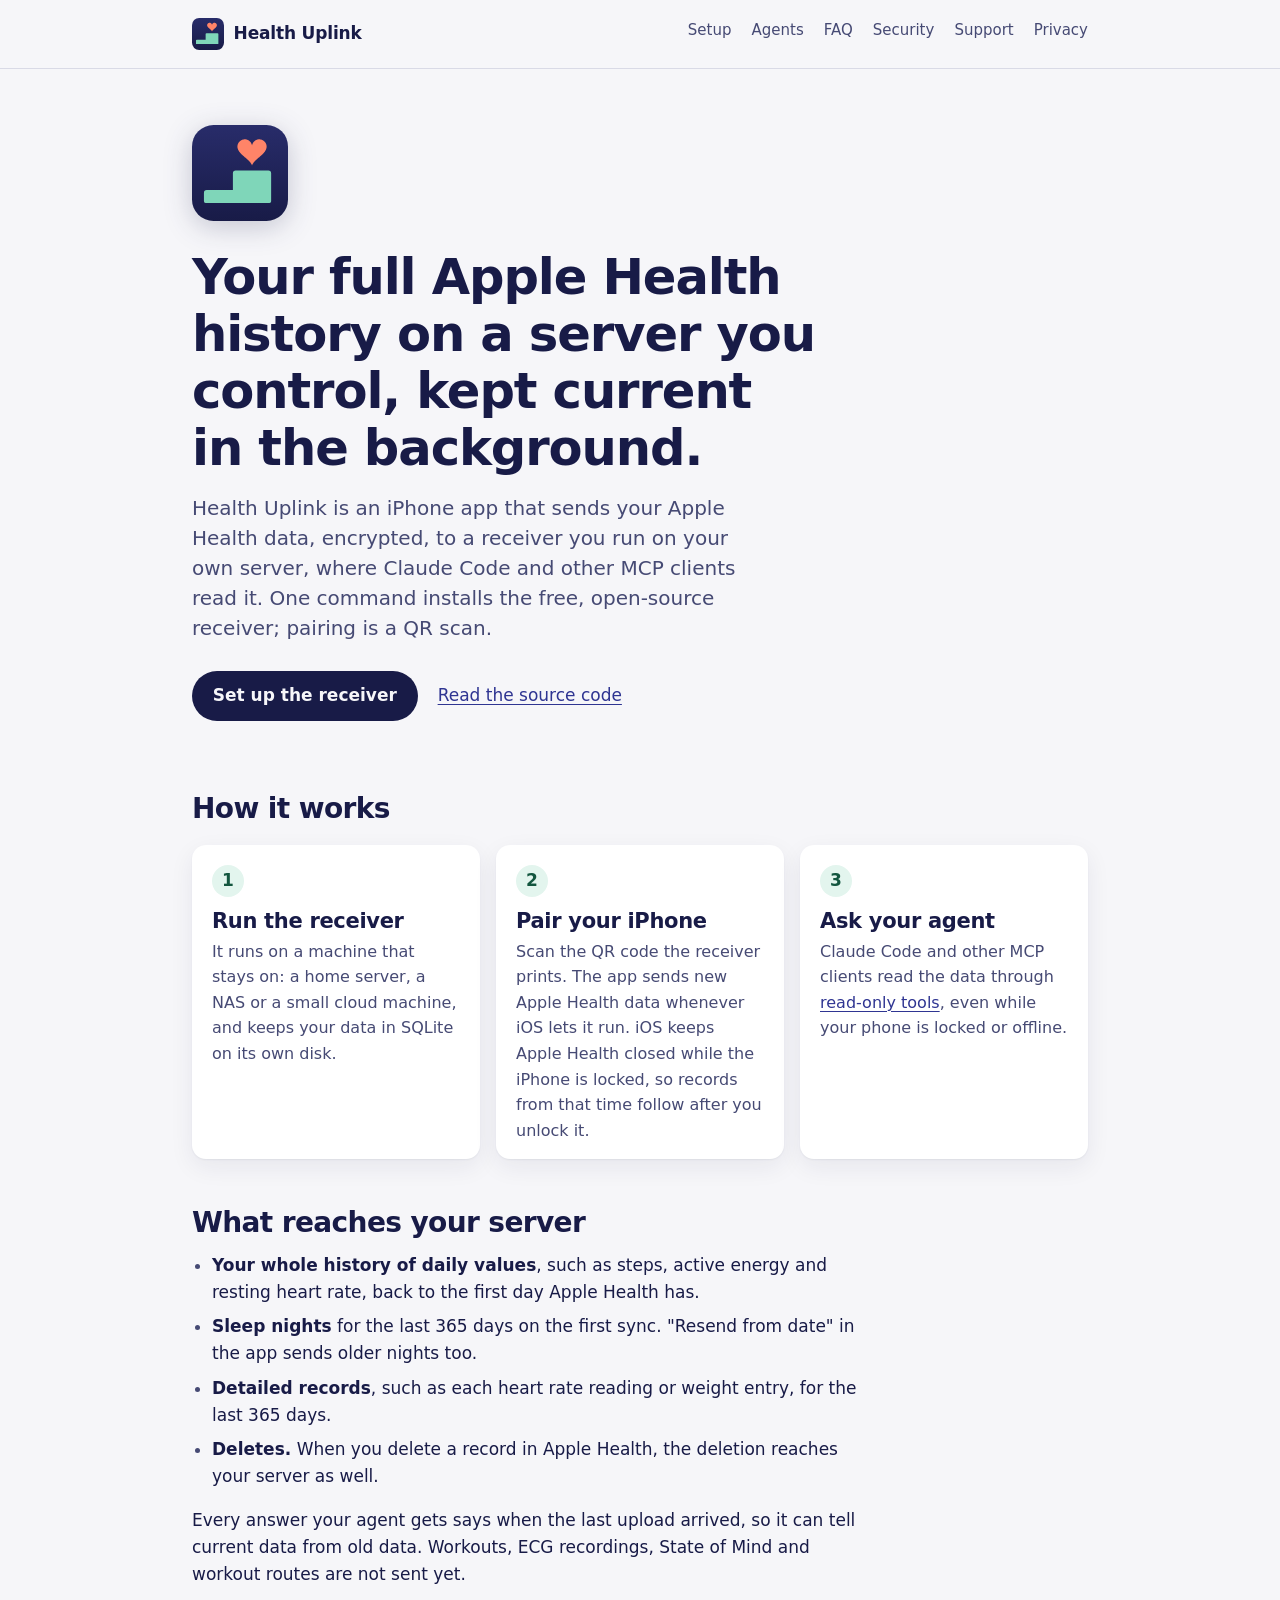
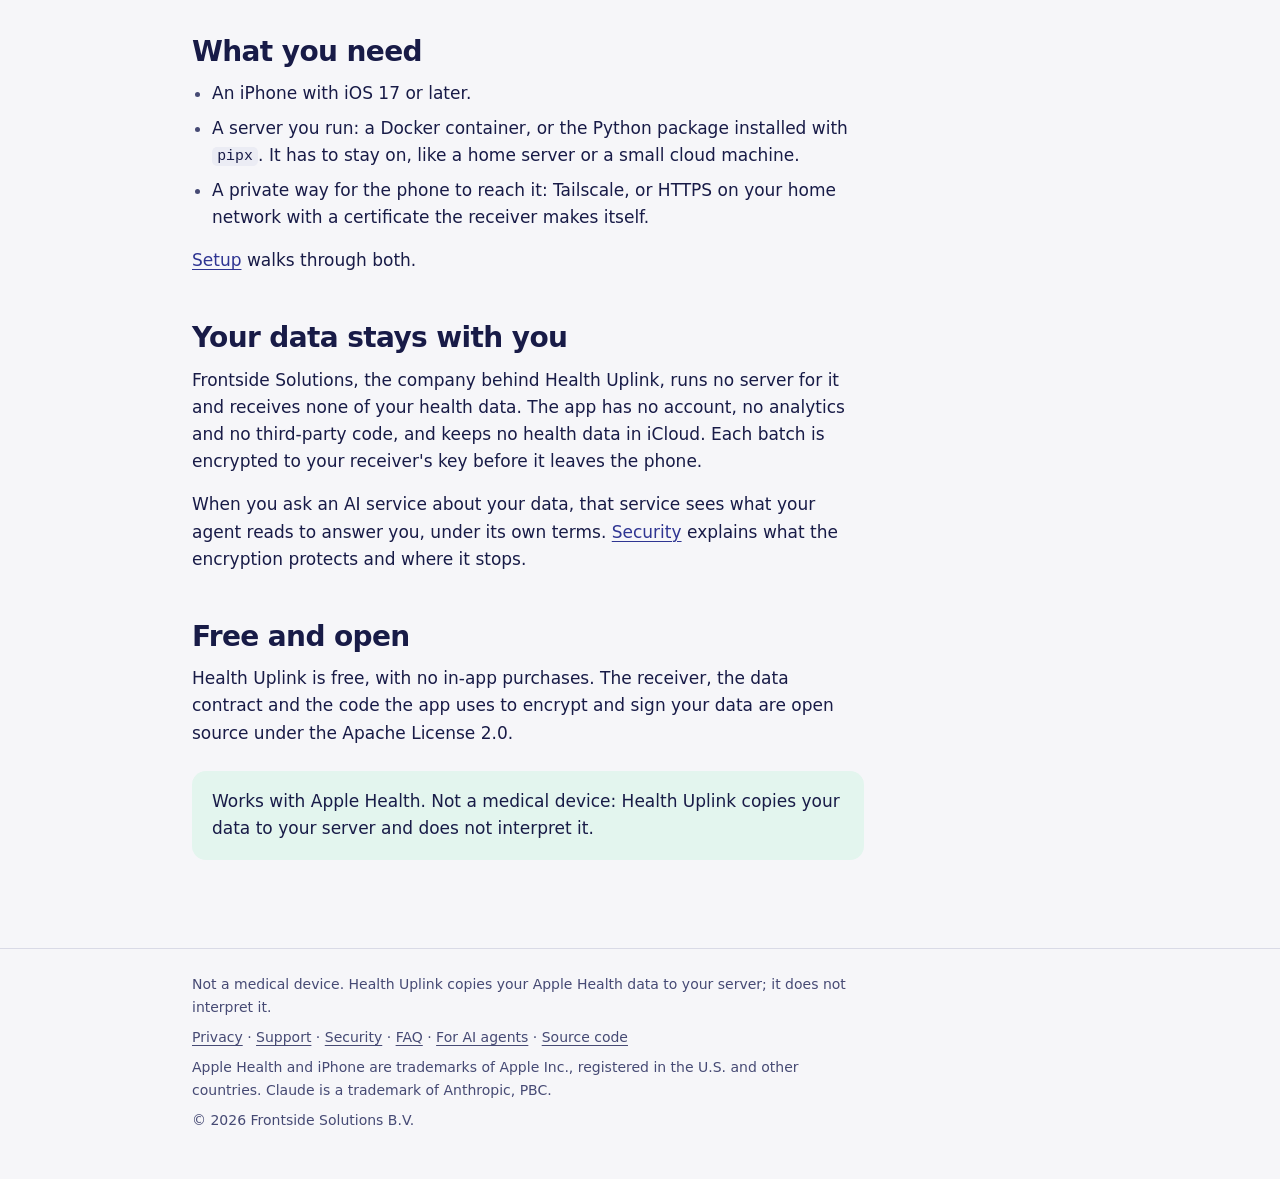
<file: docs/index.html>
<!doctype html>
<html lang="en">
<head>
<meta charset="utf-8">
<meta name="viewport" content="width=device-width, initial-scale=1">
<title>Health Uplink: self-hosted Apple Health sync for AI agents</title>
<meta name="description" content="Health Uplink sends your Apple Health data, encrypted, to a server you run, where Claude Code and other MCP clients read it. Free, with an open-source receiver.">
<meta name="color-scheme" content="light dark">
<meta name="theme-color" content="#f6f6f9" media="(prefers-color-scheme: light)">
<meta name="theme-color" content="#0e0f2b" media="(prefers-color-scheme: dark)">
<link rel="icon" href="assets/favicon.svg" type="image/svg+xml">
<link rel="icon" href="assets/favicon-32.png" sizes="32x32" type="image/png">
<link rel="apple-touch-icon" href="assets/apple-touch-icon-180.png">
<link rel="canonical" href="https://healthuplink.front-side-solutions.com/">
<meta property="og:type" content="website">
<meta property="og:site_name" content="Health Uplink">
<meta property="og:title" content="Health Uplink: self-hosted Apple Health sync for AI agents">
<meta property="og:description" content="Health Uplink sends your Apple Health data, encrypted, to a server you run, where Claude Code and other MCP clients read it. Free, with an open-source receiver.">
<meta property="og:url" content="https://healthuplink.front-side-solutions.com/">
<meta property="og:image" content="https://healthuplink.front-side-solutions.com/assets/social-1200x630.png">
<meta property="og:image:alt" content="The Health Uplink app icon, a coral heart above a mint step on indigo, next to the name Health Uplink">
<meta property="og:locale" content="en_US">
<meta name="twitter:card" content="summary_large_image">
<link rel="stylesheet" href="assets/site.css">
<script type="application/ld+json">
{
 "@context": "https://schema.org",
 "@graph": [
  {
   "@type": "WebSite",
   "@id": "https://healthuplink.front-side-solutions.com/#website",
   "url": "https://healthuplink.front-side-solutions.com/",
   "name": "Health Uplink",
   "inLanguage": "en-US",
   "publisher": {
    "@id": "https://healthuplink.front-side-solutions.com/#organization"
   }
  },
  {
   "@type": "MobileApplication",
   "@id": "https://healthuplink.front-side-solutions.com/#app",
   "name": "Health Uplink",
   "url": "https://healthuplink.front-side-solutions.com/",
   "description": "Health Uplink is an iPhone app that sends your Apple Health data, encrypted, to a receiver you run on your own server, where Claude Code and other MCP clients read it.",
   "operatingSystem": "iOS 17 or later",
   "applicationCategory": "HealthApplication",
   "isAccessibleForFree": true,
   "publisher": {
    "@id": "https://healthuplink.front-side-solutions.com/#organization"
   },
   "sameAs": [
    "https://github.com/Matros1975/healthuplink"
   ],
   "image": "https://healthuplink.front-side-solutions.com/assets/social-1200x630.png"
  },
  {
   "@type": "Organization",
   "@id": "https://healthuplink.front-side-solutions.com/#organization",
   "name": "Frontside Solutions B.V.",
   "url": "https://front-side-solutions.com/",
   "email": "support@front-side-solutions.com"
  }
 ]
}
</script>
</head>
<body>
<a class="skip" href="#main">Skip to content</a>
<header class="site-header">
<div class="wrap">
<a class="brand" href="index.html" aria-current="page"><img src="assets/favicon.svg" width="32" height="32" alt="">Health Uplink</a>
<nav class="site-nav" aria-label="Site">
<ul>
<li><a href="setup.html">Setup</a></li>
<li><a href="agents.html">Agents</a></li>
<li><a href="faq.html">FAQ</a></li>
<li><a href="security.html">Security</a></li>
<li><a href="support.html">Support</a></li>
<li><a href="privacy.html">Privacy</a></li>
</ul>
</nav>
</div>
</header>
<main id="main" class="wrap">
<section class="hero">
<img class="hero-icon" src="assets/favicon.svg" width="96" height="96" alt="Health Uplink app icon">
<h1>Your full Apple Health history on a server you control, kept current in the background.</h1>
<p class="lede">Health Uplink is an iPhone app that sends your Apple Health data, encrypted, to a receiver you run on your own server, where Claude Code and other MCP clients read it. One command installs the free, open-source receiver; pairing is a QR scan.</p>
<div class="actions">
<a class="button" href="setup.html">Set up the receiver</a>
<a href="https://github.com/Matros1975/healthuplink">Read the source code</a>
</div>
<!-- App Store link: added after approval. -->
</section>

<h2>How it works</h2>
<ol class="steps">
<li><h3>Run the receiver</h3><p>It runs on a machine that stays on: a home server, a NAS or a small cloud machine, and keeps your data in SQLite on its own disk.</p></li>
<li><h3>Pair your iPhone</h3><p>Scan the QR code the receiver prints. The app sends new Apple Health data whenever iOS lets it run. iOS keeps Apple Health closed while the iPhone is locked, so records from that time follow after you unlock it.</p></li>
<li><h3>Ask your agent</h3><p>Claude Code and other MCP clients read the data through <a href="agents.html">read-only tools</a>, even while your phone is locked or offline.</p></li>
</ol>

<h2>What reaches your server</h2>
<ul>
<li><strong>Your whole history of daily values</strong>, such as steps, active energy and resting heart rate, back to the first day Apple Health has.</li>
<li><strong>Sleep nights</strong> for the last 365 days on the first sync. "Resend from date" in the app sends older nights too.</li>
<li><strong>Detailed records</strong>, such as each heart rate reading or weight entry, for the last 365 days.</li>
<li><strong>Deletes.</strong> When you delete a record in Apple Health, the deletion reaches your server as well.</li>
</ul>
<p>Every answer your agent gets says when the last upload arrived, so it can tell current data from old data. Workouts, ECG recordings, State of Mind and workout routes are not sent yet.</p>

<h2>What you need</h2>
<ul>
<li>An iPhone with iOS 17 or later.</li>
<li>A server you run: a Docker container, or the Python package installed with <code>pipx</code>. It has to stay on, like a home server or a small cloud machine.</li>
<li>A private way for the phone to reach it: Tailscale, or HTTPS on your home network with a certificate the receiver makes itself.</li>
</ul>
<p><a href="setup.html">Setup</a> walks through both.</p>

<h2>Your data stays with you</h2>
<p>Frontside Solutions, the company behind Health Uplink, runs no server for it and receives none of your health data. The app has no account, no analytics and no third-party code, and keeps no health data in iCloud. Each batch is encrypted to your receiver's key before it leaves the phone.</p>
<p>When you ask an AI service about your data, that service sees what your agent reads to answer you, under its own terms. <a href="security.html">Security</a> explains what the encryption protects and where it stops.</p>

<h2>Free and open</h2>
<p>Health Uplink is free, with no in-app purchases. The receiver, the data contract and the code the app uses to encrypt and sign your data are open source under the Apache License 2.0.</p>

<div class="note">
<p>Works with Apple Health. Not a medical device: Health Uplink copies your data to your server and does not interpret it.</p>
</div>
</main>
<footer class="site-footer">
<div class="wrap">
<p>Not a medical device. Health Uplink copies your Apple Health data to your server; it does not interpret it.</p>
<p><a href="privacy.html">Privacy</a> · <a href="support.html">Support</a> · <a href="security.html">Security</a> · <a href="faq.html">FAQ</a> · <a href="agents.html">For AI agents</a> · <a href="https://github.com/Matros1975/healthuplink">Source code</a></p>
<p>Apple Health and iPhone are trademarks of Apple Inc., registered in the U.S. and other countries. Claude is a trademark of Anthropic, PBC.</p>
<p>© 2026 Frontside Solutions B.V.</p>
</div>
</footer>
</body>
</html>
</file>
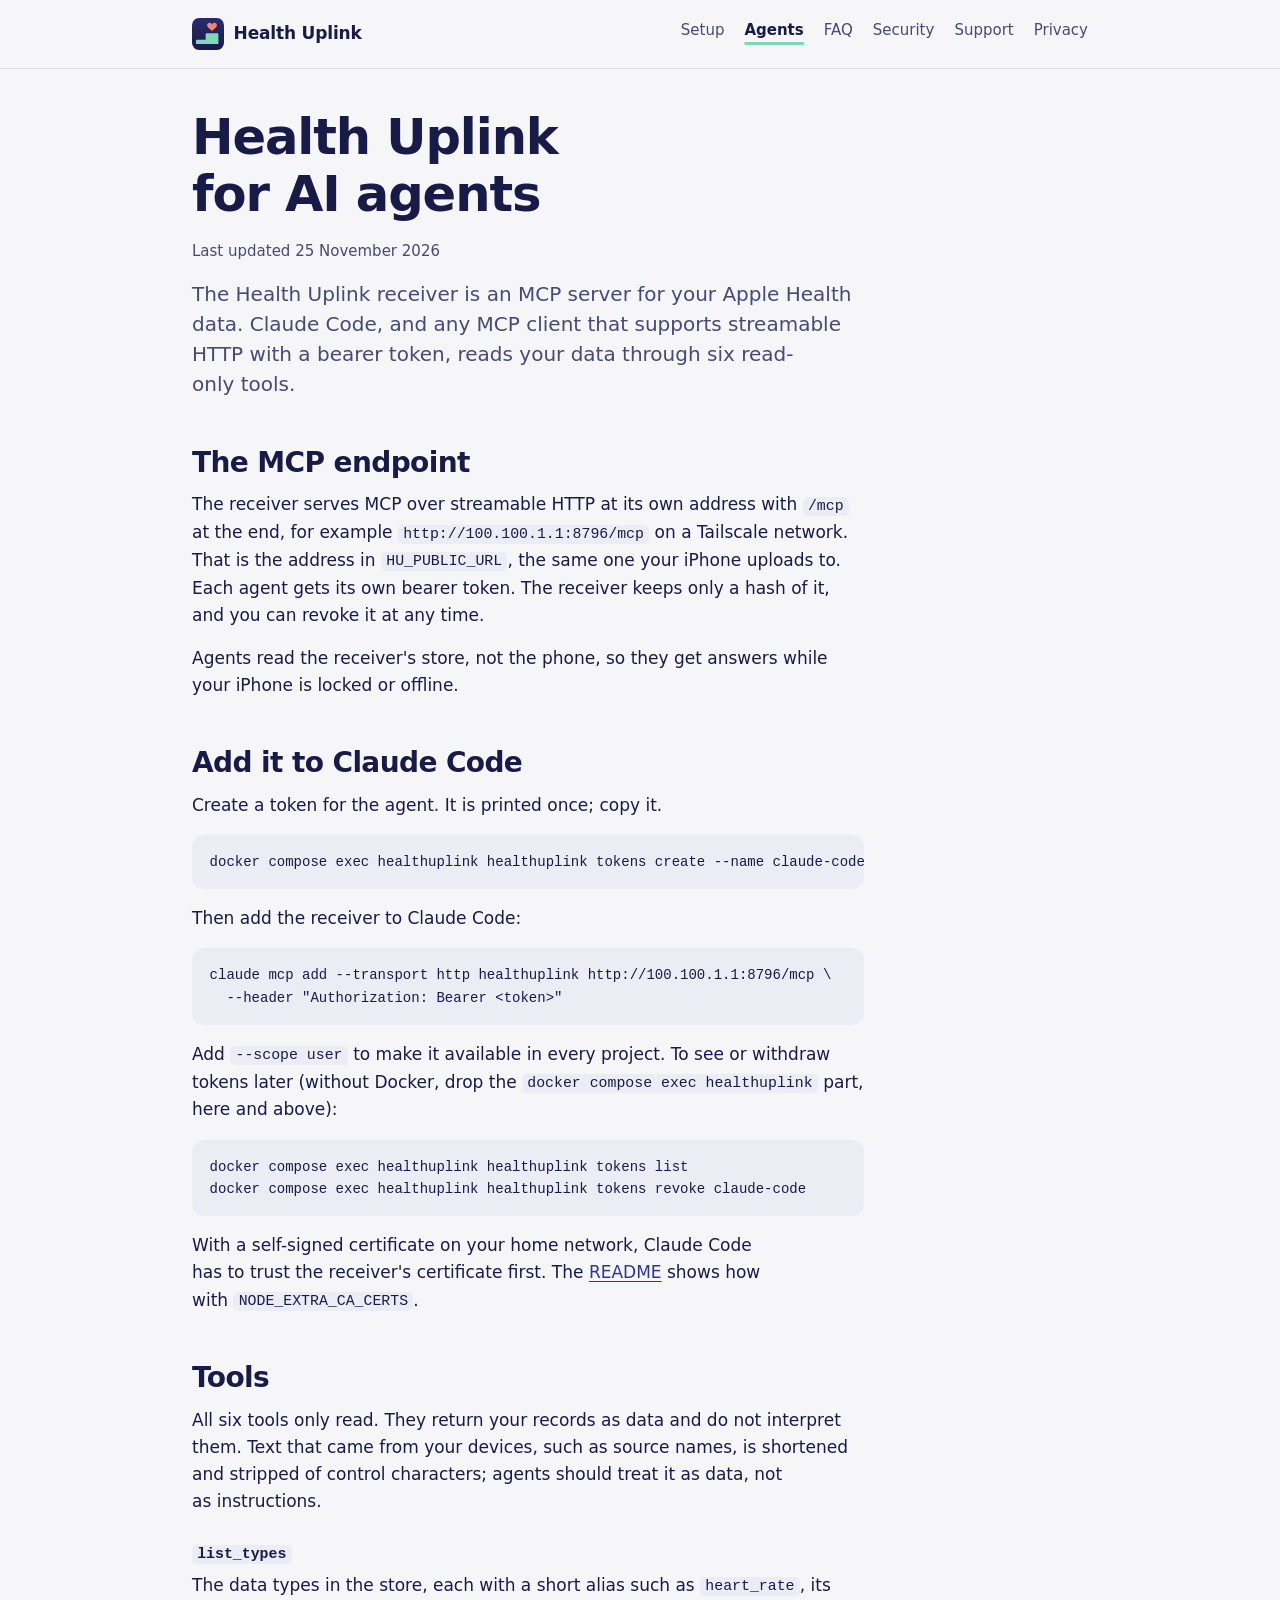
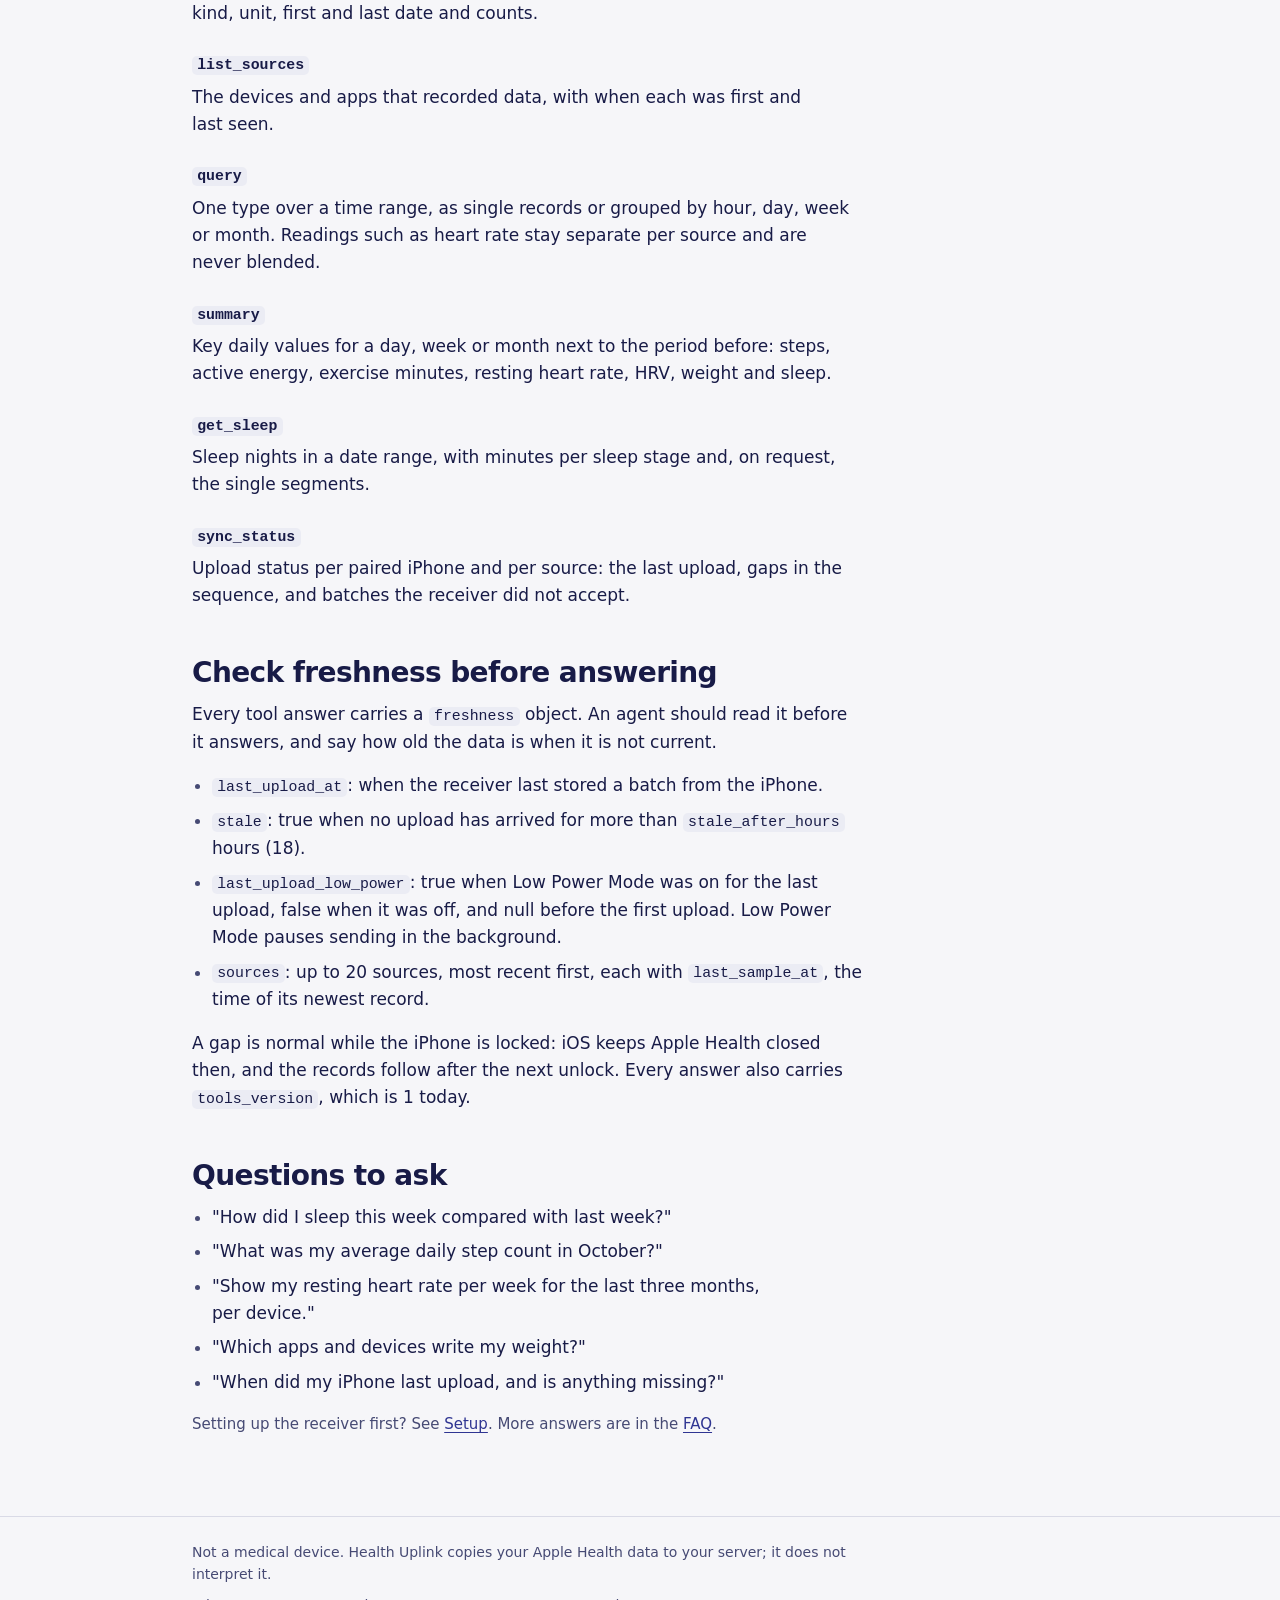
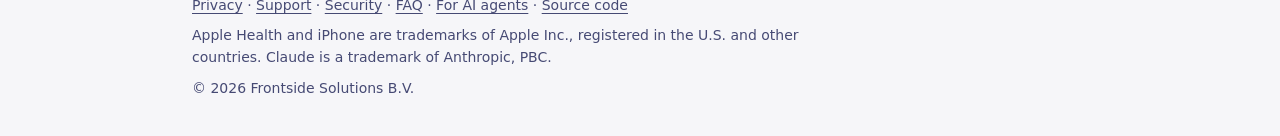
<file: docs/agents.html>
<!doctype html>
<html lang="en">
<head>
<meta charset="utf-8">
<meta name="viewport" content="width=device-width, initial-scale=1">
<title>Apple Health MCP server for Claude Code – Health Uplink</title>
<meta name="description" content="Health Uplink is an MCP server for Apple Health data on your own server: read-only tools, the Claude Code command, the freshness field and example questions.">
<meta name="color-scheme" content="light dark">
<meta name="theme-color" content="#f6f6f9" media="(prefers-color-scheme: light)">
<meta name="theme-color" content="#0e0f2b" media="(prefers-color-scheme: dark)">
<link rel="icon" href="assets/favicon.svg" type="image/svg+xml">
<link rel="icon" href="assets/favicon-32.png" sizes="32x32" type="image/png">
<link rel="apple-touch-icon" href="assets/apple-touch-icon-180.png">
<link rel="canonical" href="https://healthuplink.front-side-solutions.com/agents.html">
<meta property="og:type" content="website">
<meta property="og:site_name" content="Health Uplink">
<meta property="og:title" content="Apple Health MCP server for Claude Code – Health Uplink">
<meta property="og:description" content="Health Uplink is an MCP server for Apple Health data on your own server: read-only tools, the Claude Code command, the freshness field and example questions.">
<meta property="og:url" content="https://healthuplink.front-side-solutions.com/agents.html">
<meta property="og:image" content="https://healthuplink.front-side-solutions.com/assets/social-1200x630.png">
<meta property="og:image:alt" content="The Health Uplink app icon, a coral heart above a mint step on indigo, next to the name Health Uplink">
<meta property="og:locale" content="en_US">
<meta name="twitter:card" content="summary_large_image">
<link rel="stylesheet" href="assets/site.css">
<script type="application/ld+json">
{
 "@context": "https://schema.org",
 "@graph": [
  {
   "@type": "BreadcrumbList",
   "itemListElement": [
    {
     "@type": "ListItem",
     "position": 1,
     "name": "Home",
     "item": "https://healthuplink.front-side-solutions.com/"
    },
    {
     "@type": "ListItem",
     "position": 2,
     "name": "For AI agents",
     "item": "https://healthuplink.front-side-solutions.com/agents.html"
    }
   ]
  },
  {
   "@type": "TechArticle",
   "headline": "Health Uplink for AI agents: the MCP endpoint and tools",
   "description": "Health Uplink is an MCP server for Apple Health data on your own server: read-only tools, the Claude Code command, the freshness field and example questions.",
   "url": "https://healthuplink.front-side-solutions.com/agents.html",
   "mainEntityOfPage": "https://healthuplink.front-side-solutions.com/agents.html",
   "inLanguage": "en-US",
   "dateModified": "2026-11-25",
   "image": "https://healthuplink.front-side-solutions.com/assets/social-1200x630.png",
   "author": {
    "@type": "Organization",
    "name": "Frontside Solutions B.V.",
    "url": "https://front-side-solutions.com/"
   },
   "publisher": {
    "@type": "Organization",
    "name": "Frontside Solutions B.V.",
    "url": "https://front-side-solutions.com/"
   }
  }
 ]
}
</script>
</head>
<body>
<a class="skip" href="#main">Skip to content</a>
<header class="site-header">
<div class="wrap">
<a class="brand" href="index.html"><img src="assets/favicon.svg" width="32" height="32" alt="">Health Uplink</a>
<nav class="site-nav" aria-label="Site">
<ul>
<li><a href="setup.html">Setup</a></li>
<li><a href="agents.html" aria-current="page">Agents</a></li>
<li><a href="faq.html">FAQ</a></li>
<li><a href="security.html">Security</a></li>
<li><a href="support.html">Support</a></li>
<li><a href="privacy.html">Privacy</a></li>
</ul>
</nav>
</div>
</header>
<main id="main" class="wrap">
<h1>Health Uplink for AI agents</h1>
<p class="meta">Last updated 25 November 2026</p>
<p class="lede">The Health Uplink receiver is an MCP server for your Apple Health data. Claude Code, and any MCP client that supports streamable HTTP with a bearer token, reads your data through six read-only tools.</p>

<h2 id="endpoint">The MCP endpoint</h2>
<p>The receiver serves MCP over streamable HTTP at its own address with <code>/mcp</code> at the end, for example <code>http://100.100.1.1:8796/mcp</code> on a Tailscale network. That is the address in <code>HU_PUBLIC_URL</code>, the same one your iPhone uploads to. Each agent gets its own bearer token. The receiver keeps only a hash of it, and you can revoke it at any time.</p>
<p>Agents read the receiver's store, not the phone, so they get answers while your iPhone is locked or offline.</p>

<h2 id="claude-code">Add it to Claude Code</h2>
<p>Create a token for the agent. It is printed once; copy it.</p>
<pre><code>docker compose exec healthuplink healthuplink tokens create --name claude-code</code></pre>
<p>Then add the receiver to Claude Code:</p>
<pre><code>claude mcp add --transport http healthuplink http://100.100.1.1:8796/mcp \
  --header "Authorization: Bearer &lt;token&gt;"</code></pre>
<p>Add <code>--scope user</code> to make it available in every project. To see or withdraw tokens later (without Docker, drop the <code>docker compose exec healthuplink</code> part, here and above):</p>
<pre><code>docker compose exec healthuplink healthuplink tokens list
docker compose exec healthuplink healthuplink tokens revoke claude-code</code></pre>
<p>With a self-signed certificate on your home network, Claude Code has to trust the receiver's certificate first. The <a href="https://github.com/Matros1975/healthuplink#connect-an-agent">README</a> shows how with <code>NODE_EXTRA_CA_CERTS</code>.</p>

<h2 id="tools">Tools</h2>
<p>All six tools only read. They return your records as data and do not interpret them. Text that came from your devices, such as source names, is shortened and stripped of control characters; agents should treat it as data, not as instructions.</p>
<dl>
<dt><code>list_types</code></dt>
<dd>The data types in the store, each with a short alias such as <code>heart_rate</code>, its kind, unit, first and last date and counts.</dd>
<dt><code>list_sources</code></dt>
<dd>The devices and apps that recorded data, with when each was first and last seen.</dd>
<dt><code>query</code></dt>
<dd>One type over a time range, as single records or grouped by hour, day, week or month. Readings such as heart rate stay separate per source and are never blended.</dd>
<dt><code>summary</code></dt>
<dd>Key daily values for a day, week or month next to the period before: steps, active energy, exercise minutes, resting heart rate, HRV, weight and sleep.</dd>
<dt><code>get_sleep</code></dt>
<dd>Sleep nights in a date range, with minutes per sleep stage and, on request, the single segments.</dd>
<dt><code>sync_status</code></dt>
<dd>Upload status per paired iPhone and per source: the last upload, gaps in the sequence, and batches the receiver did not accept.</dd>
</dl>

<h2 id="freshness">Check freshness before answering</h2>
<p>Every tool answer carries a <code>freshness</code> object. An agent should read it before it answers, and say how old the data is when it is not current.</p>
<ul>
<li><code>last_upload_at</code>: when the receiver last stored a batch from the iPhone.</li>
<li><code>stale</code>: true when no upload has arrived for more than <code>stale_after_hours</code> hours (18).</li>
<li><code>last_upload_low_power</code>: true when Low Power Mode was on for the last upload, false when it was off, and null before the first upload. Low Power Mode pauses sending in the background.</li>
<li><code>sources</code>: up to 20 sources, most recent first, each with <code>last_sample_at</code>, the time of its newest record.</li>
</ul>
<p>A gap is normal while the iPhone is locked: iOS keeps Apple Health closed then, and the records follow after the next unlock. Every answer also carries <code>tools_version</code>, which is 1 today.</p>

<h2 id="example-questions">Questions to ask</h2>
<ul>
<li>"How did I sleep this week compared with last week?"</li>
<li>"What was my average daily step count in October?"</li>
<li>"Show my resting heart rate per week for the last three months, per device."</li>
<li>"Which apps and devices write my weight?"</li>
<li>"When did my iPhone last upload, and is anything missing?"</li>
</ul>

<p class="meta">Setting up the receiver first? See <a href="setup.html">Setup</a>. More answers are in the <a href="faq.html">FAQ</a>.</p>
</main>
<footer class="site-footer">
<div class="wrap">
<p>Not a medical device. Health Uplink copies your Apple Health data to your server; it does not interpret it.</p>
<p><a href="privacy.html">Privacy</a> · <a href="support.html">Support</a> · <a href="security.html">Security</a> · <a href="faq.html">FAQ</a> · <a href="agents.html">For AI agents</a> · <a href="https://github.com/Matros1975/healthuplink">Source code</a></p>
<p>Apple Health and iPhone are trademarks of Apple Inc., registered in the U.S. and other countries. Claude is a trademark of Anthropic, PBC.</p>
<p>© 2026 Frontside Solutions B.V.</p>
</div>
</footer>
</body>
</html>
</file>
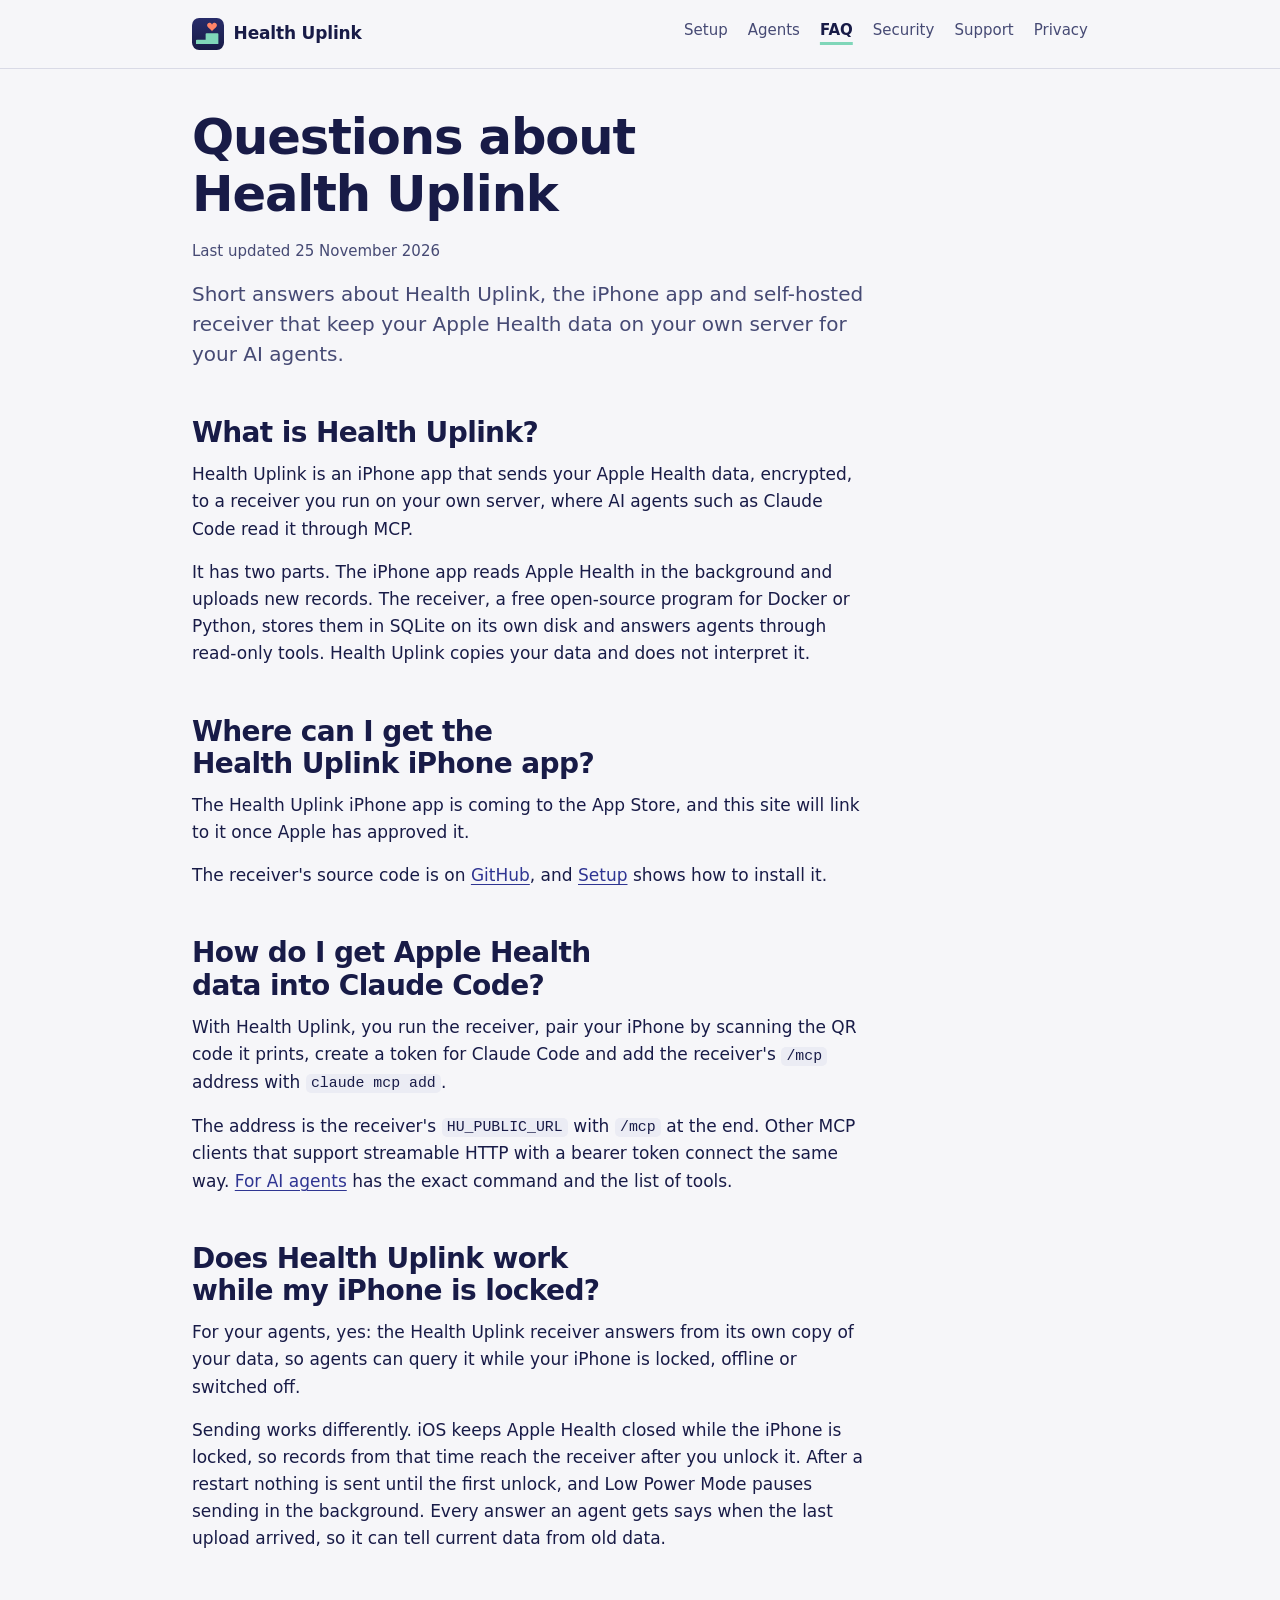
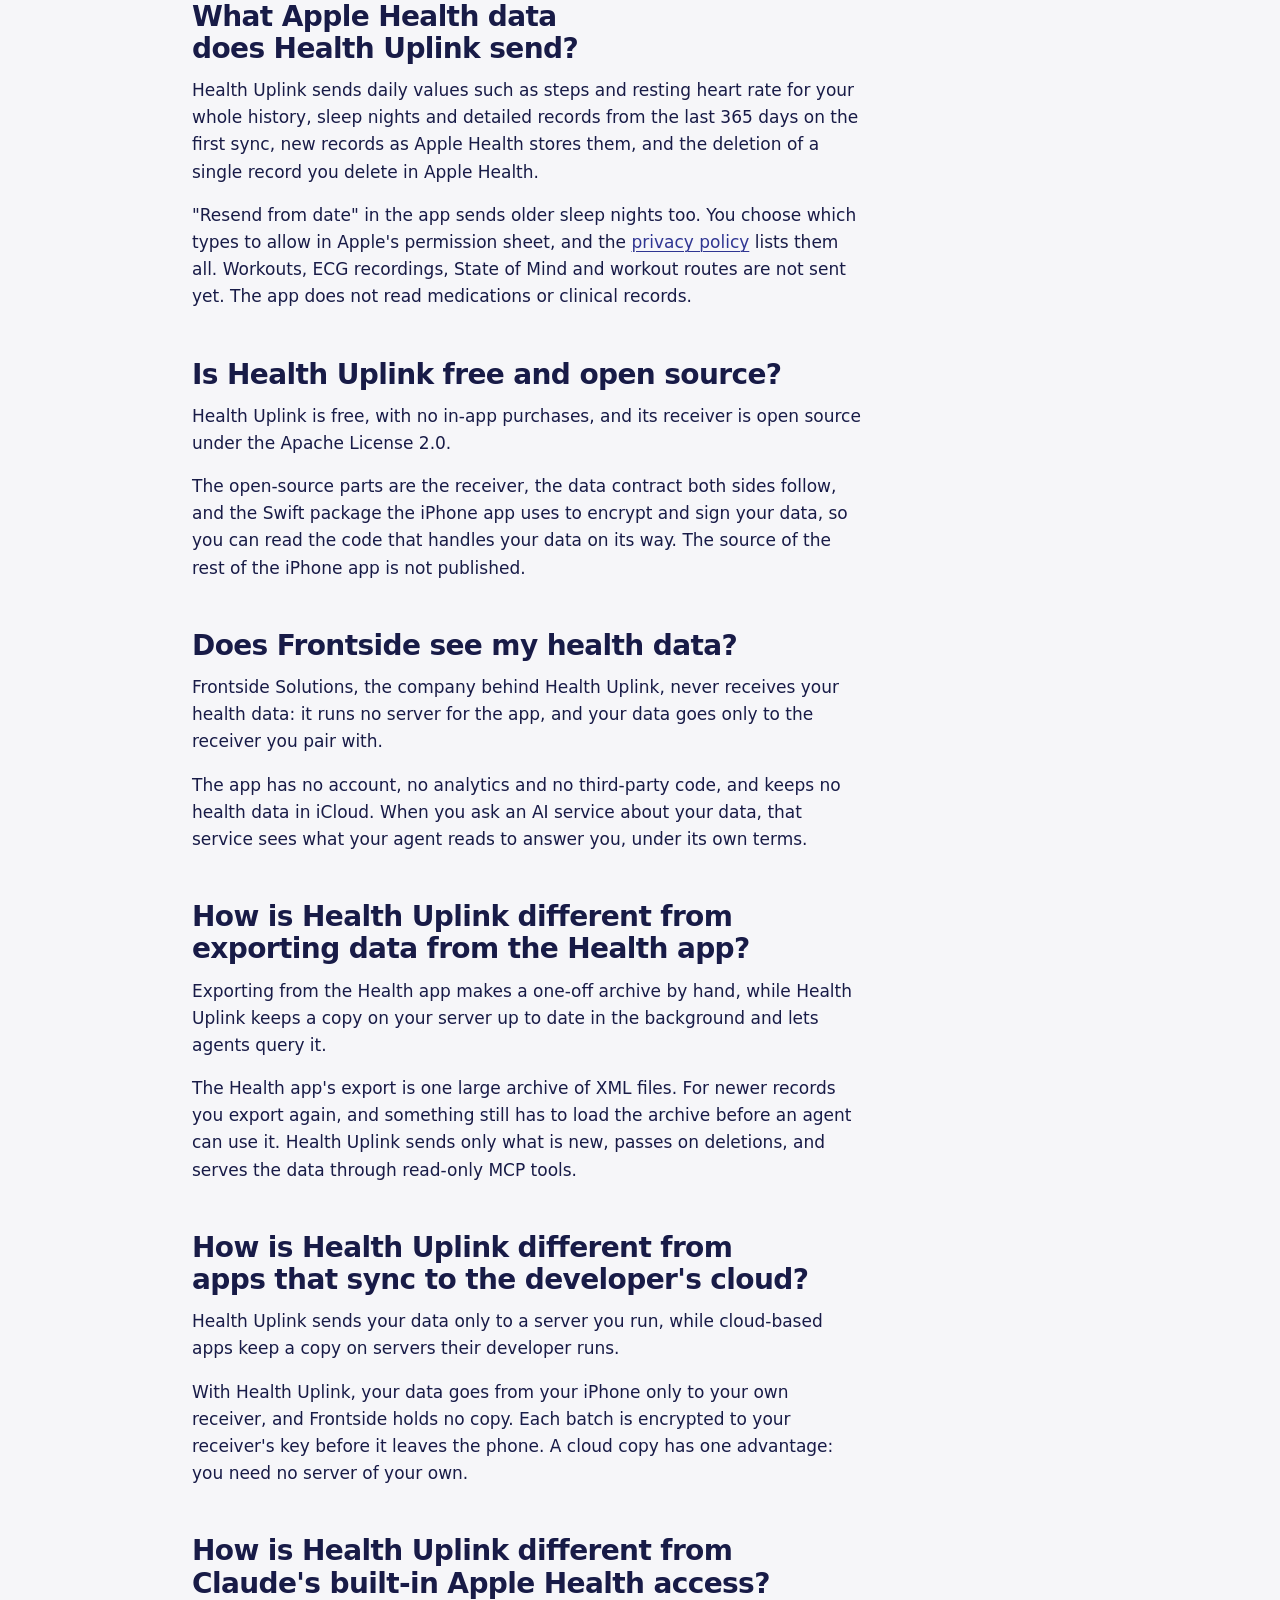
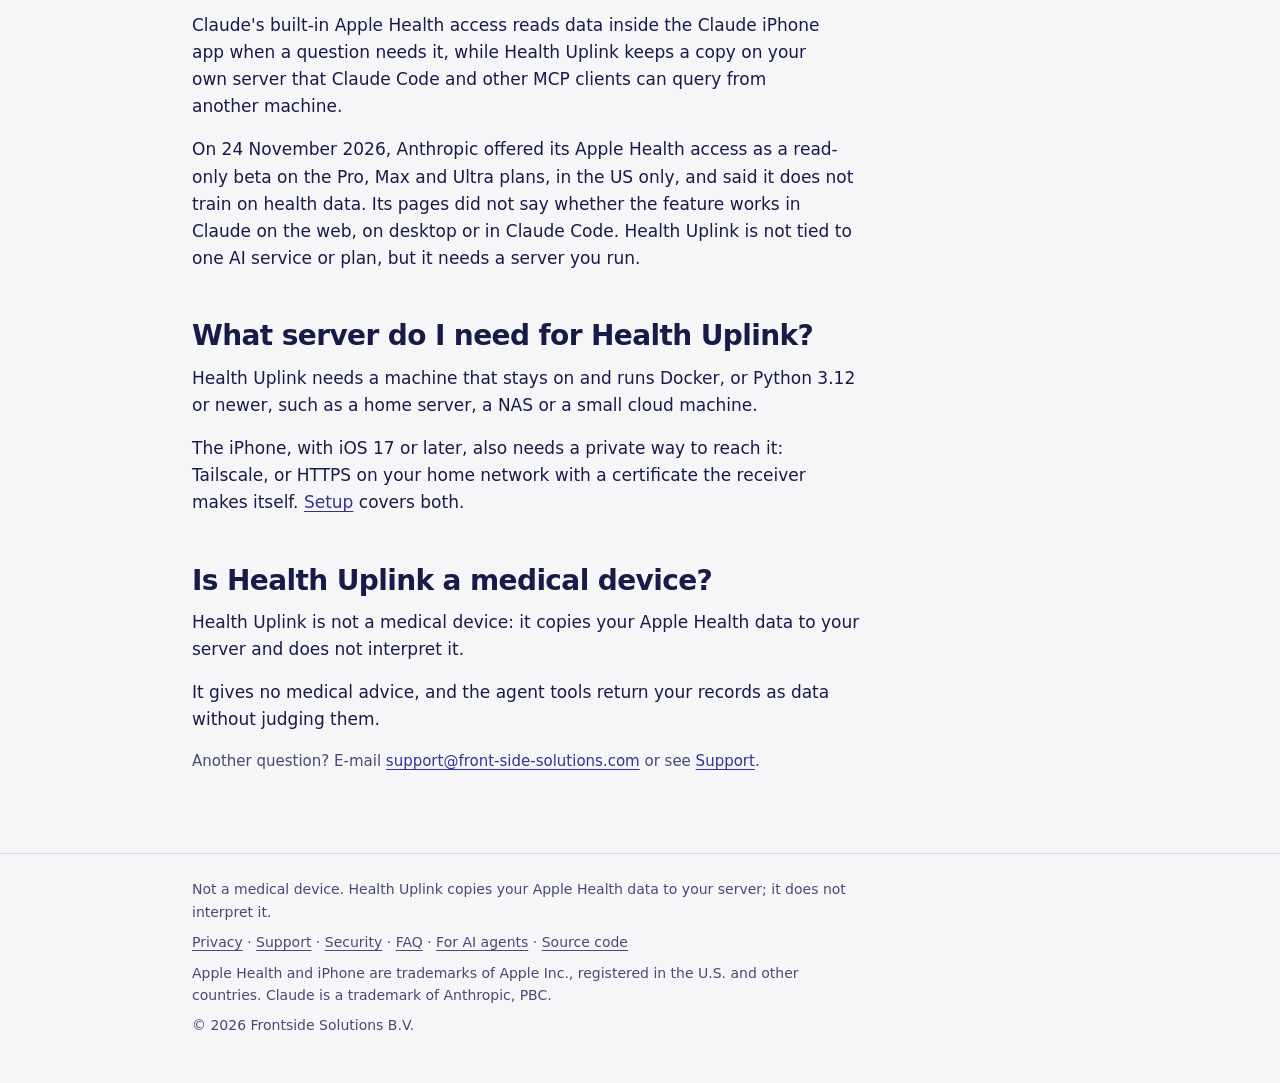
<file: docs/faq.html>
<!doctype html>
<html lang="en">
<head>
<meta charset="utf-8">
<meta name="viewport" content="width=device-width, initial-scale=1">
<title>Health Uplink FAQ: Apple Health data on your own server</title>
<meta name="description" content="Answers about Health Uplink: Apple Health data in Claude Code, locked iPhones, what is sent, price, privacy, and how it compares with exports and cloud apps.">
<meta name="color-scheme" content="light dark">
<meta name="theme-color" content="#f6f6f9" media="(prefers-color-scheme: light)">
<meta name="theme-color" content="#0e0f2b" media="(prefers-color-scheme: dark)">
<link rel="icon" href="assets/favicon.svg" type="image/svg+xml">
<link rel="icon" href="assets/favicon-32.png" sizes="32x32" type="image/png">
<link rel="apple-touch-icon" href="assets/apple-touch-icon-180.png">
<link rel="canonical" href="https://healthuplink.front-side-solutions.com/faq.html">
<meta property="og:type" content="website">
<meta property="og:site_name" content="Health Uplink">
<meta property="og:title" content="Health Uplink FAQ: Apple Health data on your own server">
<meta property="og:description" content="Answers about Health Uplink: Apple Health data in Claude Code, locked iPhones, what is sent, price, privacy, and how it compares with exports and cloud apps.">
<meta property="og:url" content="https://healthuplink.front-side-solutions.com/faq.html">
<meta property="og:image" content="https://healthuplink.front-side-solutions.com/assets/social-1200x630.png">
<meta property="og:image:alt" content="The Health Uplink app icon, a coral heart above a mint step on indigo, next to the name Health Uplink">
<meta property="og:locale" content="en_US">
<meta name="twitter:card" content="summary_large_image">
<link rel="stylesheet" href="assets/site.css">
<script type="application/ld+json">
{
 "@context": "https://schema.org",
 "@graph": [
  {
   "@type": "BreadcrumbList",
   "itemListElement": [
    {
     "@type": "ListItem",
     "position": 1,
     "name": "Home",
     "item": "https://healthuplink.front-side-solutions.com/"
    },
    {
     "@type": "ListItem",
     "position": 2,
     "name": "FAQ",
     "item": "https://healthuplink.front-side-solutions.com/faq.html"
    }
   ]
  },
  {
   "@type": "FAQPage",
   "url": "https://healthuplink.front-side-solutions.com/faq.html",
   "inLanguage": "en-US",
   "mainEntity": [
    {
     "@type": "Question",
     "name": "What is Health Uplink?",
     "acceptedAnswer": {
      "@type": "Answer",
      "text": "Health Uplink is an iPhone app that sends your Apple Health data, encrypted, to a receiver you run on your own server, where AI agents such as Claude Code read it through MCP. It has two parts. The iPhone app reads Apple Health in the background and uploads new records. The receiver, a free open-source program for Docker or Python, stores them in SQLite on its own disk and answers agents through read-only tools. Health Uplink copies your data and does not interpret it."
     }
    },
    {
     "@type": "Question",
     "name": "Where can I get the Health Uplink iPhone app?",
     "acceptedAnswer": {
      "@type": "Answer",
      "text": "The Health Uplink iPhone app is coming to the App Store, and this site will link to it once Apple has approved it. The receiver's source code is on GitHub, and Setup shows how to install it."
     }
    },
    {
     "@type": "Question",
     "name": "How do I get Apple Health data into Claude Code?",
     "acceptedAnswer": {
      "@type": "Answer",
      "text": "With Health Uplink, you run the receiver, pair your iPhone by scanning the QR code it prints, create a token for Claude Code and add the receiver's /mcp address with claude mcp add. The address is the receiver's HU_PUBLIC_URL with /mcp at the end. Other MCP clients that support streamable HTTP with a bearer token connect the same way. For AI agents has the exact command and the list of tools."
     }
    },
    {
     "@type": "Question",
     "name": "Does Health Uplink work while my iPhone is locked?",
     "acceptedAnswer": {
      "@type": "Answer",
      "text": "For your agents, yes: the Health Uplink receiver answers from its own copy of your data, so agents can query it while your iPhone is locked, offline or switched off. Sending works differently. iOS keeps Apple Health closed while the iPhone is locked, so records from that time reach the receiver after you unlock it. After a restart nothing is sent until the first unlock, and Low Power Mode pauses sending in the background. Every answer an agent gets says when the last upload arrived, so it can tell current data from old data."
     }
    },
    {
     "@type": "Question",
     "name": "What Apple Health data does Health Uplink send?",
     "acceptedAnswer": {
      "@type": "Answer",
      "text": "Health Uplink sends daily values such as steps and resting heart rate for your whole history, sleep nights and detailed records from the last 365 days on the first sync, new records as Apple Health stores them, and the deletion of a single record you delete in Apple Health. \"Resend from date\" in the app sends older sleep nights too. You choose which types to allow in Apple's permission sheet, and the privacy policy lists them all. Workouts, ECG recordings, State of Mind and workout routes are not sent yet. The app does not read medications or clinical records."
     }
    },
    {
     "@type": "Question",
     "name": "Is Health Uplink free and open source?",
     "acceptedAnswer": {
      "@type": "Answer",
      "text": "Health Uplink is free, with no in-app purchases, and its receiver is open source under the Apache License 2.0. The open-source parts are the receiver, the data contract both sides follow, and the Swift package the iPhone app uses to encrypt and sign your data, so you can read the code that handles your data on its way. The source of the rest of the iPhone app is not published."
     }
    },
    {
     "@type": "Question",
     "name": "Does Frontside see my health data?",
     "acceptedAnswer": {
      "@type": "Answer",
      "text": "Frontside Solutions, the company behind Health Uplink, never receives your health data: it runs no server for the app, and your data goes only to the receiver you pair with. The app has no account, no analytics and no third-party code, and keeps no health data in iCloud. When you ask an AI service about your data, that service sees what your agent reads to answer you, under its own terms."
     }
    },
    {
     "@type": "Question",
     "name": "How is Health Uplink different from exporting data from the Health app?",
     "acceptedAnswer": {
      "@type": "Answer",
      "text": "Exporting from the Health app makes a one-off archive by hand, while Health Uplink keeps a copy on your server up to date in the background and lets agents query it. The Health app's export is one large archive of XML files. For newer records you export again, and something still has to load the archive before an agent can use it. Health Uplink sends only what is new, passes on deletions, and serves the data through read-only MCP tools."
     }
    },
    {
     "@type": "Question",
     "name": "How is Health Uplink different from apps that sync to the developer's cloud?",
     "acceptedAnswer": {
      "@type": "Answer",
      "text": "Health Uplink sends your data only to a server you run, while cloud-based apps keep a copy on servers their developer runs. With Health Uplink, your data goes from your iPhone only to your own receiver, and Frontside holds no copy. Each batch is encrypted to your receiver's key before it leaves the phone. A cloud copy has one advantage: you need no server of your own."
     }
    },
    {
     "@type": "Question",
     "name": "How is Health Uplink different from Claude's built-in Apple Health access?",
     "acceptedAnswer": {
      "@type": "Answer",
      "text": "Claude's built-in Apple Health access reads data inside the Claude iPhone app when a question needs it, while Health Uplink keeps a copy on your own server that Claude Code and other MCP clients can query from another machine. On 24 November 2026, Anthropic offered its Apple Health access as a read-only beta on the Pro, Max and Ultra plans, in the US only, and said it does not train on health data. Its pages did not say whether the feature works in Claude on the web, on desktop or in Claude Code. Health Uplink is not tied to one AI service or plan, but it needs a server you run."
     }
    },
    {
     "@type": "Question",
     "name": "What server do I need for Health Uplink?",
     "acceptedAnswer": {
      "@type": "Answer",
      "text": "Health Uplink needs a machine that stays on and runs Docker, or Python 3.12 or newer, such as a home server, a NAS or a small cloud machine. The iPhone, with iOS 17 or later, also needs a private way to reach it: Tailscale, or HTTPS on your home network with a certificate the receiver makes itself. Setup covers both."
     }
    },
    {
     "@type": "Question",
     "name": "Is Health Uplink a medical device?",
     "acceptedAnswer": {
      "@type": "Answer",
      "text": "Health Uplink is not a medical device: it copies your Apple Health data to your server and does not interpret it. It gives no medical advice, and the agent tools return your records as data without judging them."
     }
    }
   ]
  }
 ]
}
</script>
</head>
<body>
<a class="skip" href="#main">Skip to content</a>
<header class="site-header">
<div class="wrap">
<a class="brand" href="index.html"><img src="assets/favicon.svg" width="32" height="32" alt="">Health Uplink</a>
<nav class="site-nav" aria-label="Site">
<ul>
<li><a href="setup.html">Setup</a></li>
<li><a href="agents.html">Agents</a></li>
<li><a href="faq.html" aria-current="page">FAQ</a></li>
<li><a href="security.html">Security</a></li>
<li><a href="support.html">Support</a></li>
<li><a href="privacy.html">Privacy</a></li>
</ul>
</nav>
</div>
</header>
<main id="main" class="wrap">
<h1>Questions about Health Uplink</h1>
<p class="meta">Last updated 25 November 2026</p>
<p class="lede">Short answers about Health Uplink, the iPhone app and self-hosted receiver that keep your Apple Health data on your own server for your AI agents.</p>

<h2 id="what-is-it">What is Health Uplink?</h2>
<p>Health Uplink is an iPhone app that sends your Apple Health data, encrypted, to a receiver you run on your own server, where AI agents such as Claude Code read it through MCP.</p>
<p>It has two parts. The iPhone app reads Apple Health in the background and uploads new records. The receiver, a free open-source program for Docker or Python, stores them in SQLite on its own disk and answers agents through read-only tools. Health Uplink copies your data and does not interpret it.</p>

<h2 id="get-the-app">Where can I get the Health Uplink iPhone app?</h2>
<p>The Health Uplink iPhone app is coming to the App Store, and this site will link to it once Apple has approved it.</p>
<p>The receiver's source code is on <a href="https://github.com/Matros1975/healthuplink">GitHub</a>, and <a href="setup.html">Setup</a> shows how to install it.</p>

<h2 id="claude-code">How do I get Apple Health data into Claude Code?</h2>
<p>With Health Uplink, you run the receiver, pair your iPhone by scanning the QR code it prints, create a token for Claude Code and add the receiver's <code>/mcp</code> address with <code>claude mcp add</code>.</p>
<p>The address is the receiver's <code>HU_PUBLIC_URL</code> with <code>/mcp</code> at the end. Other MCP clients that support streamable HTTP with a bearer token connect the same way. <a href="agents.html">For AI agents</a> has the exact command and the list of tools.</p>

<h2 id="locked-iphone">Does Health Uplink work while my iPhone is locked?</h2>
<p>For your agents, yes: the Health Uplink receiver answers from its own copy of your data, so agents can query it while your iPhone is locked, offline or switched off.</p>
<p>Sending works differently. iOS keeps Apple Health closed while the iPhone is locked, so records from that time reach the receiver after you unlock it. After a restart nothing is sent until the first unlock, and Low Power Mode pauses sending in the background. Every answer an agent gets says when the last upload arrived, so it can tell current data from old data.</p>

<h2 id="what-is-sent">What Apple Health data does Health Uplink send?</h2>
<p>Health Uplink sends daily values such as steps and resting heart rate for your whole history, sleep nights and detailed records from the last 365 days on the first sync, new records as Apple Health stores them, and the deletion of a single record you delete in Apple Health.</p>
<p>"Resend from date" in the app sends older sleep nights too. You choose which types to allow in Apple's permission sheet, and the <a href="privacy.html#what-is-sent">privacy policy</a> lists them all. Workouts, ECG recordings, State of Mind and workout routes are not sent yet. The app does not read medications or clinical records.</p>

<h2 id="free-and-open-source">Is Health Uplink free and open source?</h2>
<p>Health Uplink is free, with no in-app purchases, and its receiver is open source under the Apache License 2.0.</p>
<p>The open-source parts are the receiver, the data contract both sides follow, and the Swift package the iPhone app uses to encrypt and sign your data, so you can read the code that handles your data on its way. The source of the rest of the iPhone app is not published.</p>

<h2 id="frontside">Does Frontside see my health data?</h2>
<p>Frontside Solutions, the company behind Health Uplink, never receives your health data: it runs no server for the app, and your data goes only to the receiver you pair with.</p>
<p>The app has no account, no analytics and no third-party code, and keeps no health data in iCloud. When you ask an AI service about your data, that service sees what your agent reads to answer you, under its own terms.</p>

<h2 id="vs-health-app-export">How is Health Uplink different from exporting data from the Health app?</h2>
<p>Exporting from the Health app makes a one-off archive by hand, while Health Uplink keeps a copy on your server up to date in the background and lets agents query it.</p>
<p>The Health app's export is one large archive of XML files. For newer records you export again, and something still has to load the archive before an agent can use it. Health Uplink sends only what is new, passes on deletions, and serves the data through read-only MCP tools.</p>

<h2 id="vs-cloud-sync">How is Health Uplink different from apps that sync to the developer's cloud?</h2>
<p>Health Uplink sends your data only to a server you run, while cloud-based apps keep a copy on servers their developer runs.</p>
<p>With Health Uplink, your data goes from your iPhone only to your own receiver, and Frontside holds no copy. Each batch is encrypted to your receiver's key before it leaves the phone. A cloud copy has one advantage: you need no server of your own.</p>

<h2 id="vs-claude-apple-health">How is Health Uplink different from Claude's built-in Apple Health access?</h2>
<p>Claude's built-in Apple Health access reads data inside the Claude iPhone app when a question needs it, while Health Uplink keeps a copy on your own server that Claude Code and other MCP clients can query from another machine.</p>
<p>On 24 November 2026, Anthropic offered its Apple Health access as a read-only beta on the Pro, Max and Ultra plans, in the US only, and said it does not train on health data. Its pages did not say whether the feature works in Claude on the web, on desktop or in Claude Code. Health Uplink is not tied to one AI service or plan, but it needs a server you run.</p>

<h2 id="server">What server do I need for Health Uplink?</h2>
<p>Health Uplink needs a machine that stays on and runs Docker, or Python 3.12 or newer, such as a home server, a NAS or a small cloud machine.</p>
<p>The iPhone, with iOS 17 or later, also needs a private way to reach it: Tailscale, or HTTPS on your home network with a certificate the receiver makes itself. <a href="setup.html">Setup</a> covers both.</p>

<h2 id="medical-device">Is Health Uplink a medical device?</h2>
<p>Health Uplink is not a medical device: it copies your Apple Health data to your server and does not interpret it.</p>
<p>It gives no medical advice, and the agent tools return your records as data without judging them.</p>

<p class="meta">Another question? E-mail <a href="mailto:support@front-side-solutions.com?subject=Health%20Uplink">support@front-side-solutions.com</a> or see <a href="support.html">Support</a>.</p>
</main>
<footer class="site-footer">
<div class="wrap">
<p>Not a medical device. Health Uplink copies your Apple Health data to your server; it does not interpret it.</p>
<p><a href="privacy.html">Privacy</a> · <a href="support.html">Support</a> · <a href="security.html">Security</a> · <a href="faq.html">FAQ</a> · <a href="agents.html">For AI agents</a> · <a href="https://github.com/Matros1975/healthuplink">Source code</a></p>
<p>Apple Health and iPhone are trademarks of Apple Inc., registered in the U.S. and other countries. Claude is a trademark of Anthropic, PBC.</p>
<p>© 2026 Frontside Solutions B.V.</p>
</div>
</footer>
</body>
</html>
</file>
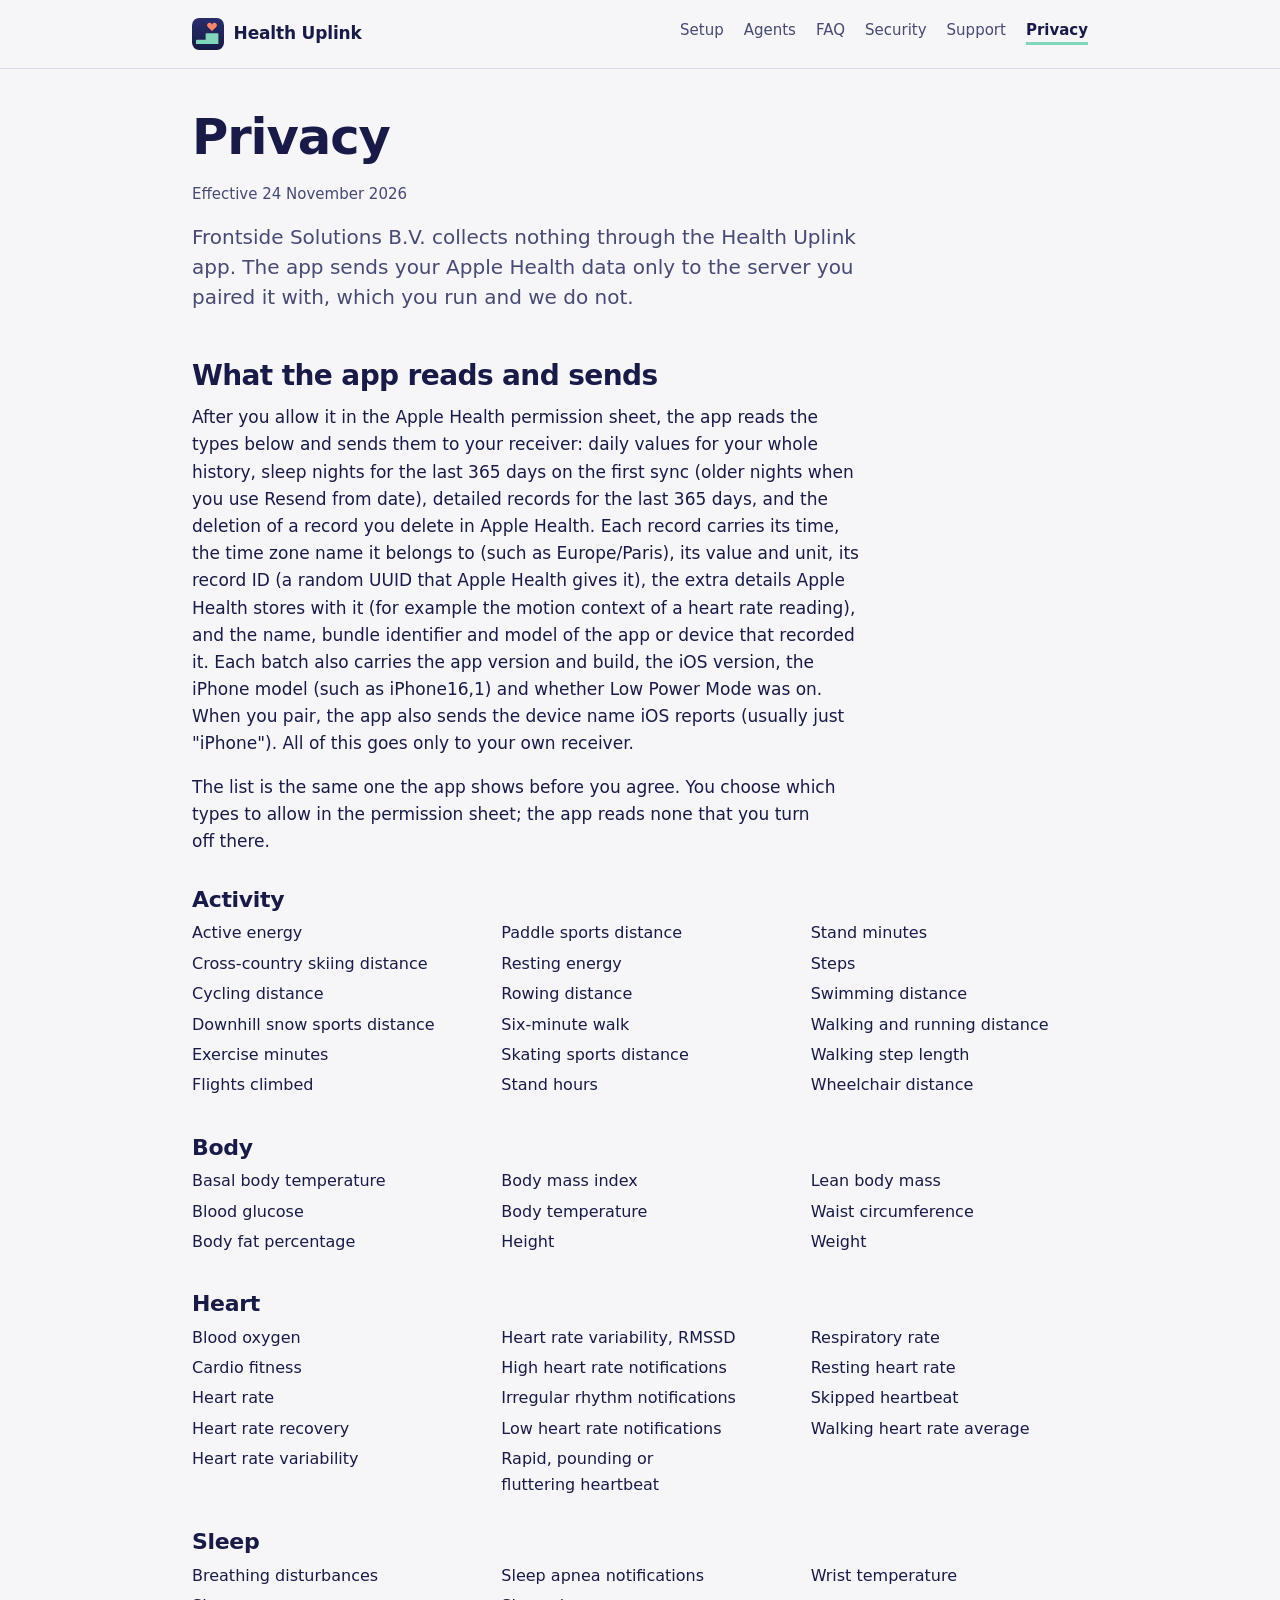
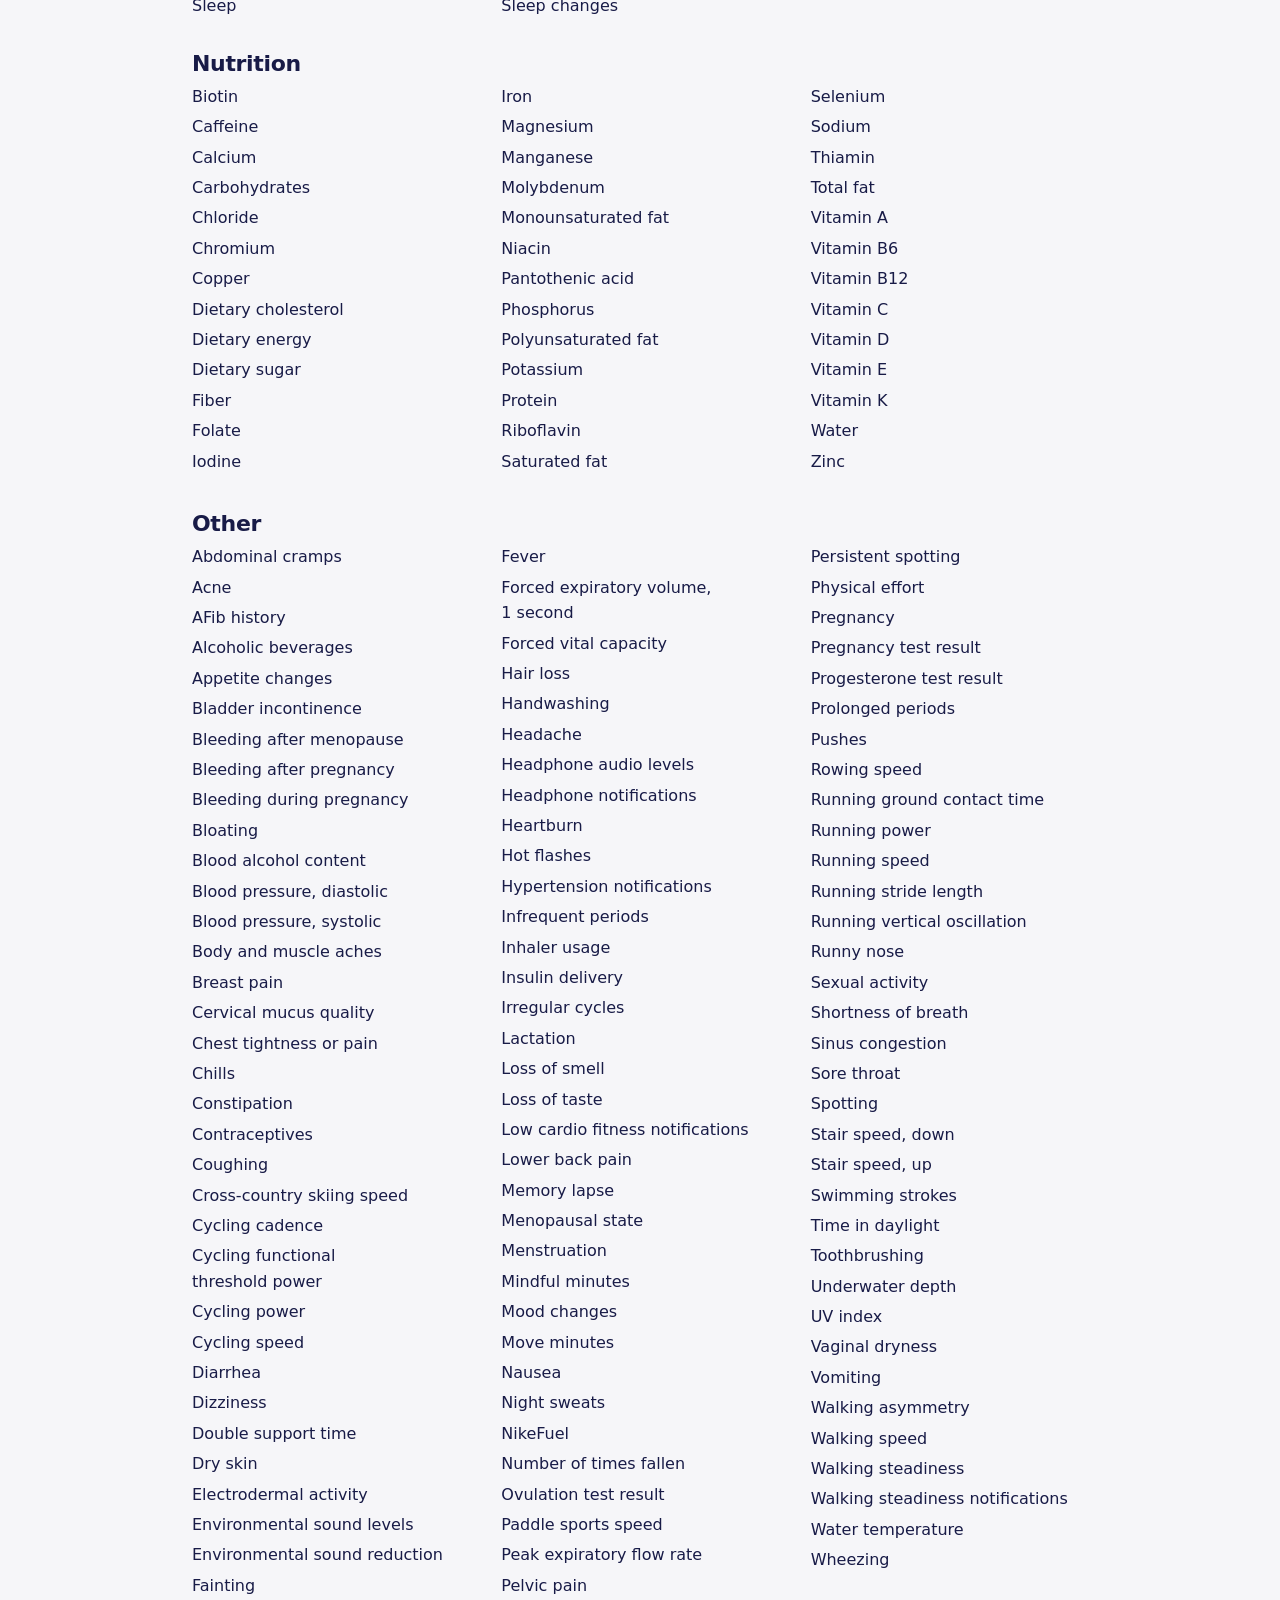
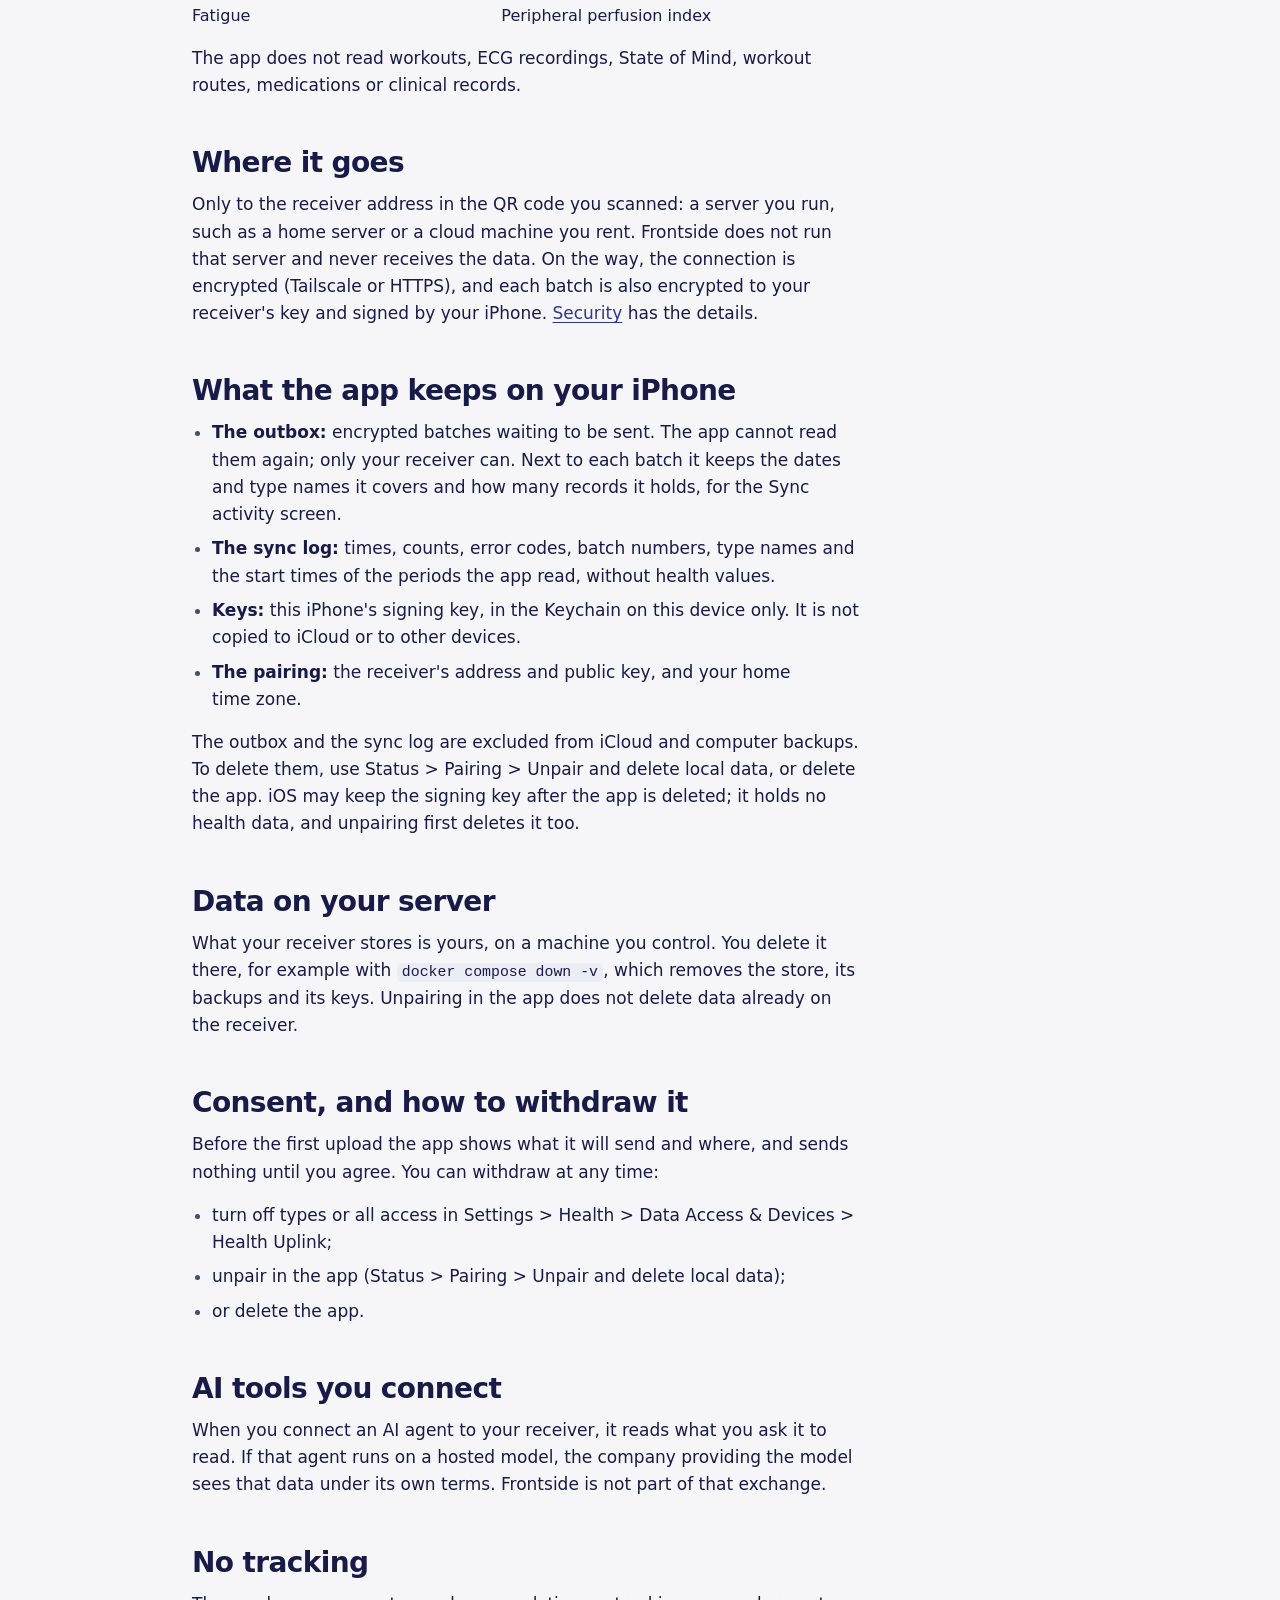
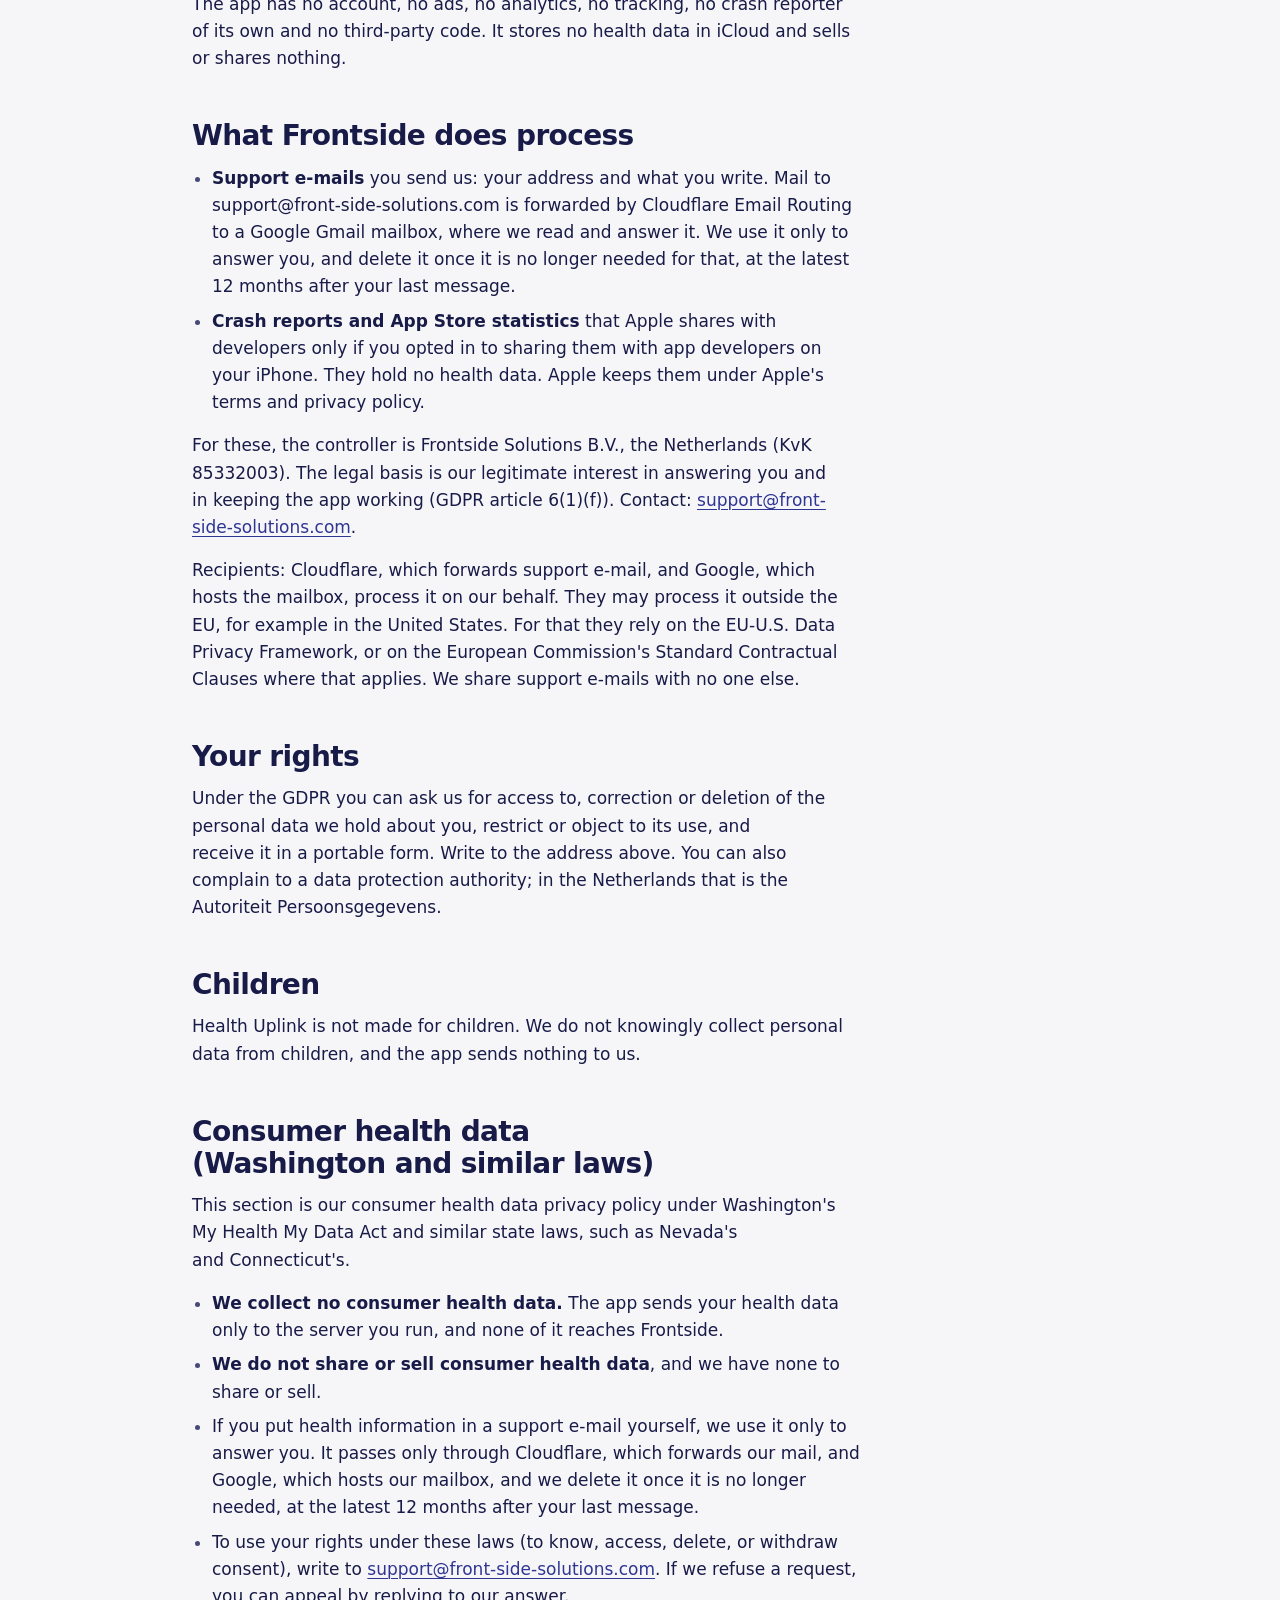
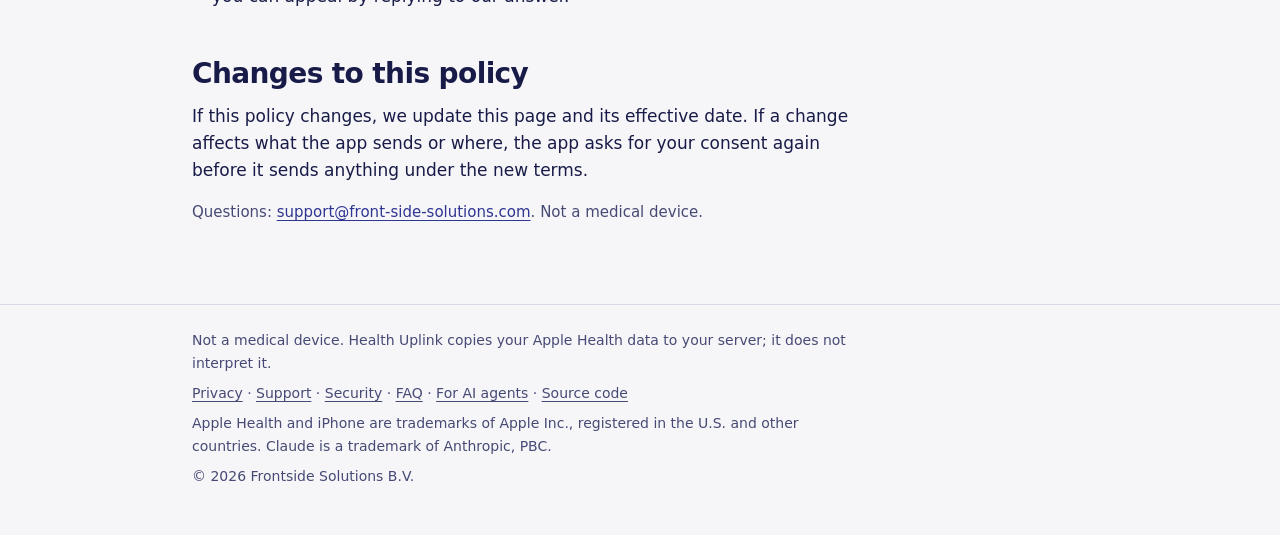
<file: docs/privacy.html>
<!doctype html>
<html lang="en">
<head>
<meta charset="utf-8">
<meta name="viewport" content="width=device-width, initial-scale=1">
<title>Health Uplink privacy policy: no health data reaches us</title>
<meta name="description" content="Health Uplink privacy policy: the app sends your Apple Health data only to the server you run. Frontside receives no health data and does no tracking.">
<meta name="color-scheme" content="light dark">
<meta name="theme-color" content="#f6f6f9" media="(prefers-color-scheme: light)">
<meta name="theme-color" content="#0e0f2b" media="(prefers-color-scheme: dark)">
<link rel="icon" href="assets/favicon.svg" type="image/svg+xml">
<link rel="icon" href="assets/favicon-32.png" sizes="32x32" type="image/png">
<link rel="apple-touch-icon" href="assets/apple-touch-icon-180.png">
<link rel="canonical" href="https://healthuplink.front-side-solutions.com/privacy.html">
<meta property="og:type" content="website">
<meta property="og:site_name" content="Health Uplink">
<meta property="og:title" content="Health Uplink privacy policy: no health data reaches us">
<meta property="og:description" content="Health Uplink privacy policy: the app sends your Apple Health data only to the server you run. Frontside receives no health data and does no tracking.">
<meta property="og:url" content="https://healthuplink.front-side-solutions.com/privacy.html">
<meta property="og:image" content="https://healthuplink.front-side-solutions.com/assets/social-1200x630.png">
<meta property="og:image:alt" content="The Health Uplink app icon, a coral heart above a mint step on indigo, next to the name Health Uplink">
<meta property="og:locale" content="en_US">
<meta name="twitter:card" content="summary_large_image">
<link rel="stylesheet" href="assets/site.css">
<script type="application/ld+json">
{
 "@context": "https://schema.org",
 "@graph": [
  {
   "@type": "BreadcrumbList",
   "itemListElement": [
    {
     "@type": "ListItem",
     "position": 1,
     "name": "Home",
     "item": "https://healthuplink.front-side-solutions.com/"
    },
    {
     "@type": "ListItem",
     "position": 2,
     "name": "Privacy policy",
     "item": "https://healthuplink.front-side-solutions.com/privacy.html"
    }
   ]
  }
 ]
}
</script>
</head>
<body>
<a class="skip" href="#main">Skip to content</a>
<header class="site-header">
<div class="wrap">
<a class="brand" href="index.html"><img src="assets/favicon.svg" width="32" height="32" alt="">Health Uplink</a>
<nav class="site-nav" aria-label="Site">
<ul>
<li><a href="setup.html">Setup</a></li>
<li><a href="agents.html">Agents</a></li>
<li><a href="faq.html">FAQ</a></li>
<li><a href="security.html">Security</a></li>
<li><a href="support.html">Support</a></li>
<li><a href="privacy.html" aria-current="page">Privacy</a></li>
</ul>
</nav>
</div>
</header>
<main id="main" class="wrap">
<h1>Privacy</h1>
<p class="meta">Effective 24 November 2026</p>
<p class="lede">Frontside Solutions B.V. collects nothing through the Health Uplink app. The app sends your Apple Health data only to the server you paired it with, which you run and we do not.</p>

<h2 id="what-is-sent">What the app reads and sends</h2>
<p>After you allow it in the Apple Health permission sheet, the app reads the types below and sends them to your receiver: daily values for your whole history, sleep nights for the last 365 days on the first sync (older nights when you use Resend from date), detailed records for the last 365 days, and the deletion of a record you delete in Apple Health. Each record carries its time, the time zone name it belongs to (such as Europe/Paris), its value and unit, its record ID (a random UUID that Apple Health gives it), the extra details Apple Health stores with it (for example the motion context of a heart rate reading), and the name, bundle identifier and model of the app or device that recorded it. Each batch also carries the app version and build, the iOS version, the iPhone model (such as iPhone16,1) and whether Low Power Mode was on. When you pair, the app also sends the device name iOS reports (usually just "iPhone"). All of this goes only to your own receiver.</p>
<p>The list is the same one the app shows before you agree. You choose which types to allow in the permission sheet; the app reads none that you turn off there.</p>
<!-- types:begin (made by scripts/site_types.py from the app's catalog; do not edit by hand) -->
<h3>Activity</h3>
<ul class="types">
<li>Active energy</li>
<li>Cross-country skiing distance</li>
<li>Cycling distance</li>
<li>Downhill snow sports distance</li>
<li>Exercise minutes</li>
<li>Flights climbed</li>
<li>Paddle sports distance</li>
<li>Resting energy</li>
<li>Rowing distance</li>
<li>Six-minute walk</li>
<li>Skating sports distance</li>
<li>Stand hours</li>
<li>Stand minutes</li>
<li>Steps</li>
<li>Swimming distance</li>
<li>Walking and running distance</li>
<li>Walking step length</li>
<li>Wheelchair distance</li>
</ul>
<h3>Body</h3>
<ul class="types">
<li>Basal body temperature</li>
<li>Blood glucose</li>
<li>Body fat percentage</li>
<li>Body mass index</li>
<li>Body temperature</li>
<li>Height</li>
<li>Lean body mass</li>
<li>Waist circumference</li>
<li>Weight</li>
</ul>
<h3>Heart</h3>
<ul class="types">
<li>Blood oxygen</li>
<li>Cardio fitness</li>
<li>Heart rate</li>
<li>Heart rate recovery</li>
<li>Heart rate variability</li>
<li>Heart rate variability, RMSSD</li>
<li>High heart rate notifications</li>
<li>Irregular rhythm notifications</li>
<li>Low heart rate notifications</li>
<li>Rapid, pounding or fluttering heartbeat</li>
<li>Respiratory rate</li>
<li>Resting heart rate</li>
<li>Skipped heartbeat</li>
<li>Walking heart rate average</li>
</ul>
<h3>Sleep</h3>
<ul class="types">
<li>Breathing disturbances</li>
<li>Sleep</li>
<li>Sleep apnea notifications</li>
<li>Sleep changes</li>
<li>Wrist temperature</li>
</ul>
<h3>Nutrition</h3>
<ul class="types">
<li>Biotin</li>
<li>Caffeine</li>
<li>Calcium</li>
<li>Carbohydrates</li>
<li>Chloride</li>
<li>Chromium</li>
<li>Copper</li>
<li>Dietary cholesterol</li>
<li>Dietary energy</li>
<li>Dietary sugar</li>
<li>Fiber</li>
<li>Folate</li>
<li>Iodine</li>
<li>Iron</li>
<li>Magnesium</li>
<li>Manganese</li>
<li>Molybdenum</li>
<li>Monounsaturated fat</li>
<li>Niacin</li>
<li>Pantothenic acid</li>
<li>Phosphorus</li>
<li>Polyunsaturated fat</li>
<li>Potassium</li>
<li>Protein</li>
<li>Riboflavin</li>
<li>Saturated fat</li>
<li>Selenium</li>
<li>Sodium</li>
<li>Thiamin</li>
<li>Total fat</li>
<li>Vitamin A</li>
<li>Vitamin B6</li>
<li>Vitamin B12</li>
<li>Vitamin C</li>
<li>Vitamin D</li>
<li>Vitamin E</li>
<li>Vitamin K</li>
<li>Water</li>
<li>Zinc</li>
</ul>
<h3>Other</h3>
<ul class="types">
<li>Abdominal cramps</li>
<li>Acne</li>
<li>AFib history</li>
<li>Alcoholic beverages</li>
<li>Appetite changes</li>
<li>Bladder incontinence</li>
<li>Bleeding after menopause</li>
<li>Bleeding after pregnancy</li>
<li>Bleeding during pregnancy</li>
<li>Bloating</li>
<li>Blood alcohol content</li>
<li>Blood pressure, diastolic</li>
<li>Blood pressure, systolic</li>
<li>Body and muscle aches</li>
<li>Breast pain</li>
<li>Cervical mucus quality</li>
<li>Chest tightness or pain</li>
<li>Chills</li>
<li>Constipation</li>
<li>Contraceptives</li>
<li>Coughing</li>
<li>Cross-country skiing speed</li>
<li>Cycling cadence</li>
<li>Cycling functional threshold power</li>
<li>Cycling power</li>
<li>Cycling speed</li>
<li>Diarrhea</li>
<li>Dizziness</li>
<li>Double support time</li>
<li>Dry skin</li>
<li>Electrodermal activity</li>
<li>Environmental sound levels</li>
<li>Environmental sound reduction</li>
<li>Fainting</li>
<li>Fatigue</li>
<li>Fever</li>
<li>Forced expiratory volume, 1 second</li>
<li>Forced vital capacity</li>
<li>Hair loss</li>
<li>Handwashing</li>
<li>Headache</li>
<li>Headphone audio levels</li>
<li>Headphone notifications</li>
<li>Heartburn</li>
<li>Hot flashes</li>
<li>Hypertension notifications</li>
<li>Infrequent periods</li>
<li>Inhaler usage</li>
<li>Insulin delivery</li>
<li>Irregular cycles</li>
<li>Lactation</li>
<li>Loss of smell</li>
<li>Loss of taste</li>
<li>Low cardio fitness notifications</li>
<li>Lower back pain</li>
<li>Memory lapse</li>
<li>Menopausal state</li>
<li>Menstruation</li>
<li>Mindful minutes</li>
<li>Mood changes</li>
<li>Move minutes</li>
<li>Nausea</li>
<li>Night sweats</li>
<li>NikeFuel</li>
<li>Number of times fallen</li>
<li>Ovulation test result</li>
<li>Paddle sports speed</li>
<li>Peak expiratory flow rate</li>
<li>Pelvic pain</li>
<li>Peripheral perfusion index</li>
<li>Persistent spotting</li>
<li>Physical effort</li>
<li>Pregnancy</li>
<li>Pregnancy test result</li>
<li>Progesterone test result</li>
<li>Prolonged periods</li>
<li>Pushes</li>
<li>Rowing speed</li>
<li>Running ground contact time</li>
<li>Running power</li>
<li>Running speed</li>
<li>Running stride length</li>
<li>Running vertical oscillation</li>
<li>Runny nose</li>
<li>Sexual activity</li>
<li>Shortness of breath</li>
<li>Sinus congestion</li>
<li>Sore throat</li>
<li>Spotting</li>
<li>Stair speed, down</li>
<li>Stair speed, up</li>
<li>Swimming strokes</li>
<li>Time in daylight</li>
<li>Toothbrushing</li>
<li>Underwater depth</li>
<li>UV index</li>
<li>Vaginal dryness</li>
<li>Vomiting</li>
<li>Walking asymmetry</li>
<li>Walking speed</li>
<li>Walking steadiness</li>
<li>Walking steadiness notifications</li>
<li>Water temperature</li>
<li>Wheezing</li>
</ul>
<!-- types:end -->
<p>The app does not read workouts, ECG recordings, State of Mind, workout routes, medications or clinical records.</p>

<h2 id="where">Where it goes</h2>
<p>Only to the receiver address in the QR code you scanned: a server you run, such as a home server or a cloud machine you rent. Frontside does not run that server and never receives the data. On the way, the connection is encrypted (Tailscale or HTTPS), and each batch is also encrypted to your receiver's key and signed by your iPhone. <a href="security.html">Security</a> has the details.</p>

<h2 id="on-the-phone">What the app keeps on your iPhone</h2>
<ul>
<li><strong>The outbox:</strong> encrypted batches waiting to be sent. The app cannot read them again; only your receiver can. Next to each batch it keeps the dates and type names it covers and how many records it holds, for the Sync activity screen.</li>
<li><strong>The sync log:</strong> times, counts, error codes, batch numbers, type names and the start times of the periods the app read, without health values.</li>
<li><strong>Keys:</strong> this iPhone's signing key, in the Keychain on this device only. It is not copied to iCloud or to other devices.</li>
<li><strong>The pairing:</strong> the receiver's address and public key, and your home time zone.</li>
</ul>
<p>The outbox and the sync log are excluded from iCloud and computer backups. To delete them, use Status &gt; Pairing &gt; Unpair and delete local data, or delete the app. iOS may keep the signing key after the app is deleted; it holds no health data, and unpairing first deletes it too.</p>

<h2 id="your-server">Data on your server</h2>
<p>What your receiver stores is yours, on a machine you control. You delete it there, for example with <code>docker compose down -v</code>, which removes the store, its backups and its keys. Unpairing in the app does not delete data already on the receiver.</p>

<h2 id="consent">Consent, and how to withdraw it</h2>
<p>Before the first upload the app shows what it will send and where, and sends nothing until you agree. You can withdraw at any time:</p>
<ul>
<li>turn off types or all access in Settings &gt; Health &gt; Data Access &amp; Devices &gt; Health Uplink;</li>
<li>unpair in the app (Status &gt; Pairing &gt; Unpair and delete local data);</li>
<li>or delete the app.</li>
</ul>

<h2 id="ai">AI tools you connect</h2>
<p>When you connect an AI agent to your receiver, it reads what you ask it to read. If that agent runs on a hosted model, the company providing the model sees that data under its own terms. Frontside is not part of that exchange.</p>

<h2 id="no-tracking">No tracking</h2>
<p>The app has no account, no ads, no analytics, no tracking, no crash reporter of its own and no third-party code. It stores no health data in iCloud and sells or shares nothing.</p>

<h2 id="what-we-process">What Frontside does process</h2>
<ul>
<li><strong>Support e-mails</strong> you send us: your address and what you write. Mail to support@front-side-solutions.com is forwarded by Cloudflare Email Routing to a Google Gmail mailbox, where we read and answer it. We use it only to answer you, and delete it once it is no longer needed for that, at the latest 12 months after your last message.</li>
<li><strong>Crash reports and App Store statistics</strong> that Apple shares with developers only if you opted in to sharing them with app developers on your iPhone. They hold no health data. Apple keeps them under Apple's terms and privacy policy.</li>
</ul>
<p>For these, the controller is Frontside Solutions B.V., the Netherlands (KvK 85332003). The legal basis is our legitimate interest in answering you and in keeping the app working (GDPR article 6(1)(f)). Contact: <a href="mailto:support@front-side-solutions.com?subject=Privacy">support@front-side-solutions.com</a>.</p>
<p>Recipients: Cloudflare, which forwards support e-mail, and Google, which hosts the mailbox, process it on our behalf. They may process it outside the EU, for example in the United States. For that they rely on the EU-U.S. Data Privacy Framework, or on the European Commission's Standard Contractual Clauses where that applies. We share support e-mails with no one else.</p>

<h2 id="rights">Your rights</h2>
<p>Under the GDPR you can ask us for access to, correction or deletion of the personal data we hold about you, restrict or object to its use, and receive it in a portable form. Write to the address above. You can also complain to a data protection authority; in the Netherlands that is the Autoriteit Persoonsgegevens.</p>

<h2 id="children">Children</h2>
<p>Health Uplink is not made for children. We do not knowingly collect personal data from children, and the app sends nothing to us.</p>

<h2 id="consumer-health-data">Consumer health data (Washington and similar laws)</h2>
<p>This section is our consumer health data privacy policy under Washington's My Health My Data Act and similar state laws, such as Nevada's and Connecticut's.</p>
<ul>
<li><strong>We collect no consumer health data.</strong> The app sends your health data only to the server you run, and none of it reaches Frontside.</li>
<li><strong>We do not share or sell consumer health data</strong>, and we have none to share or sell.</li>
<li>If you put health information in a support e-mail yourself, we use it only to answer you. It passes only through Cloudflare, which forwards our mail, and Google, which hosts our mailbox, and we delete it once it is no longer needed, at the latest 12 months after your last message.</li>
<li>To use your rights under these laws (to know, access, delete, or withdraw consent), write to <a href="mailto:support@front-side-solutions.com?subject=Consumer%20health%20data">support@front-side-solutions.com</a>. If we refuse a request, you can appeal by replying to our answer.</li>
</ul>

<h2 id="changes">Changes to this policy</h2>
<p>If this policy changes, we update this page and its effective date. If a change affects what the app sends or where, the app asks for your consent again before it sends anything under the new terms.</p>

<p class="meta">Questions: <a href="mailto:support@front-side-solutions.com?subject=Privacy">support@front-side-solutions.com</a>. Not a medical device.</p>
</main>
<footer class="site-footer">
<div class="wrap">
<p>Not a medical device. Health Uplink copies your Apple Health data to your server; it does not interpret it.</p>
<p><a href="privacy.html">Privacy</a> · <a href="support.html">Support</a> · <a href="security.html">Security</a> · <a href="faq.html">FAQ</a> · <a href="agents.html">For AI agents</a> · <a href="https://github.com/Matros1975/healthuplink">Source code</a></p>
<p>Apple Health and iPhone are trademarks of Apple Inc., registered in the U.S. and other countries. Claude is a trademark of Anthropic, PBC.</p>
<p>© 2026 Frontside Solutions B.V.</p>
</div>
</footer>
</body>
</html>
</file>
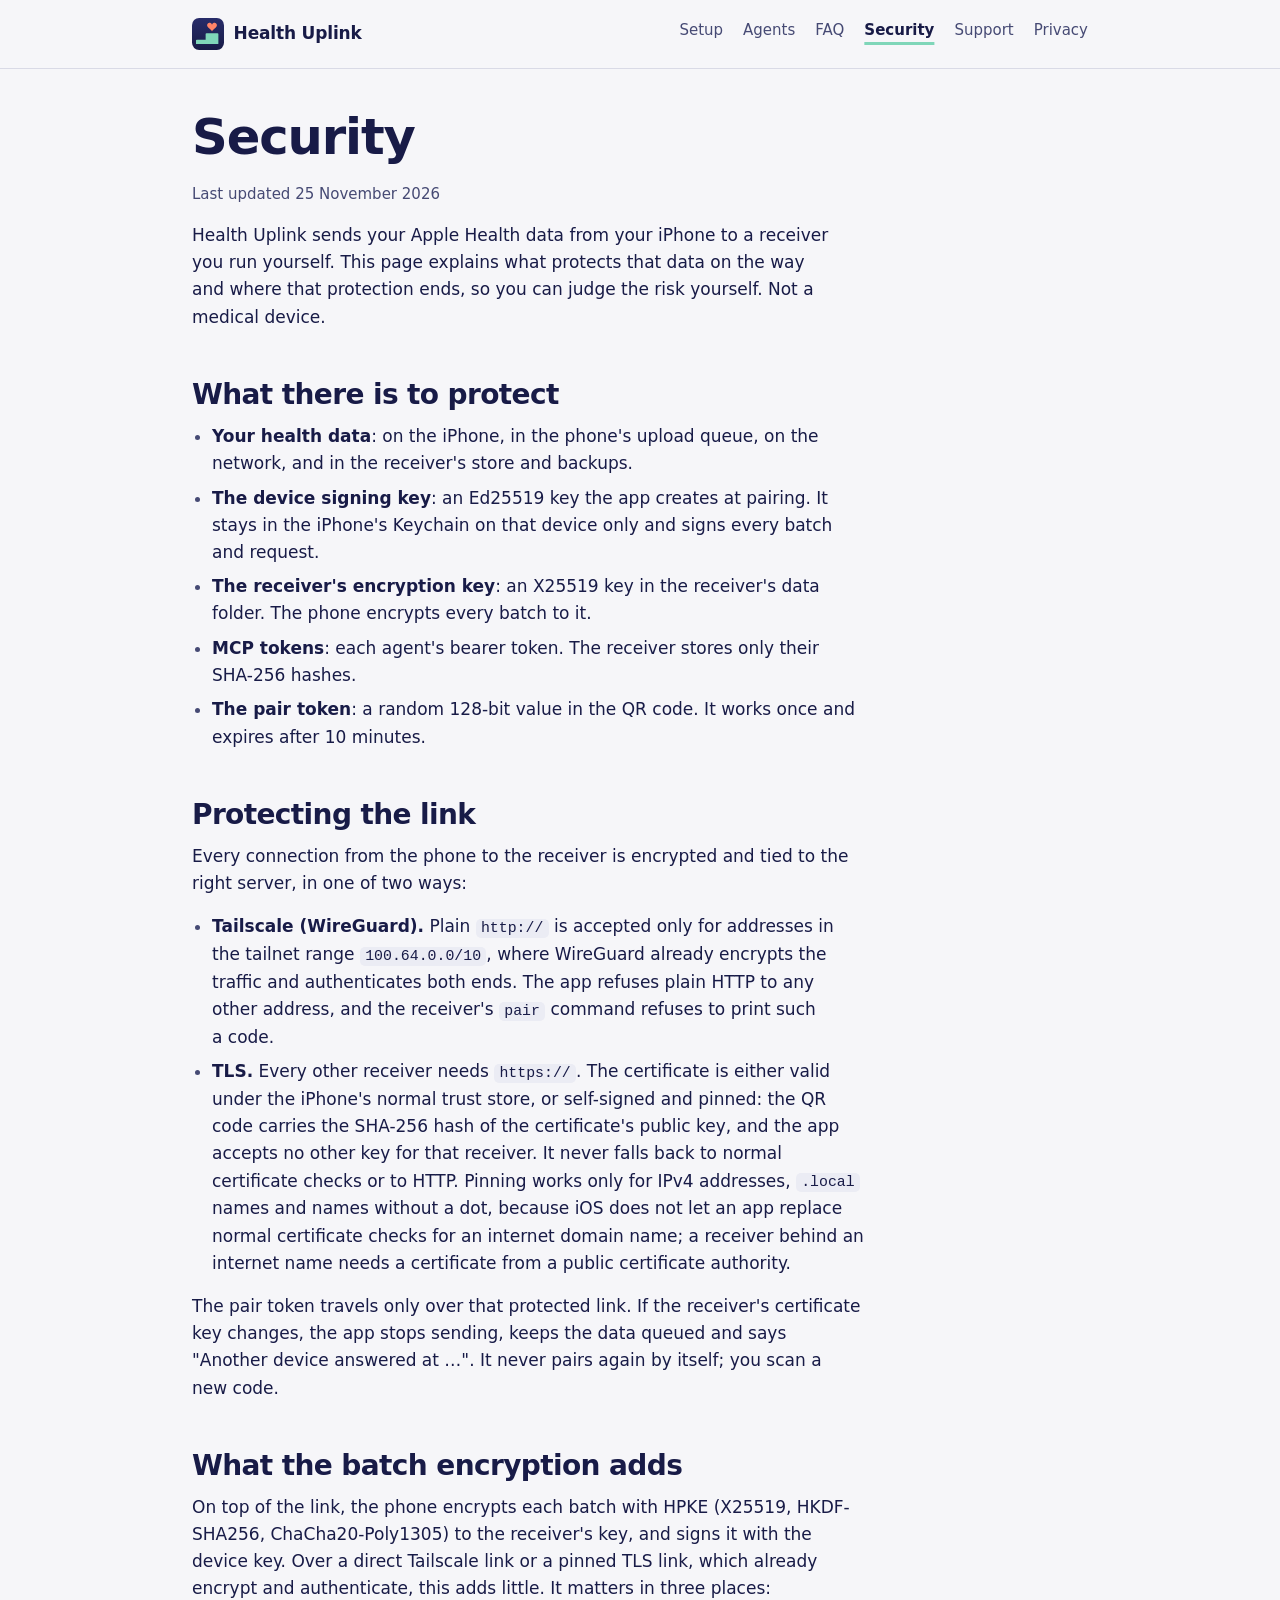
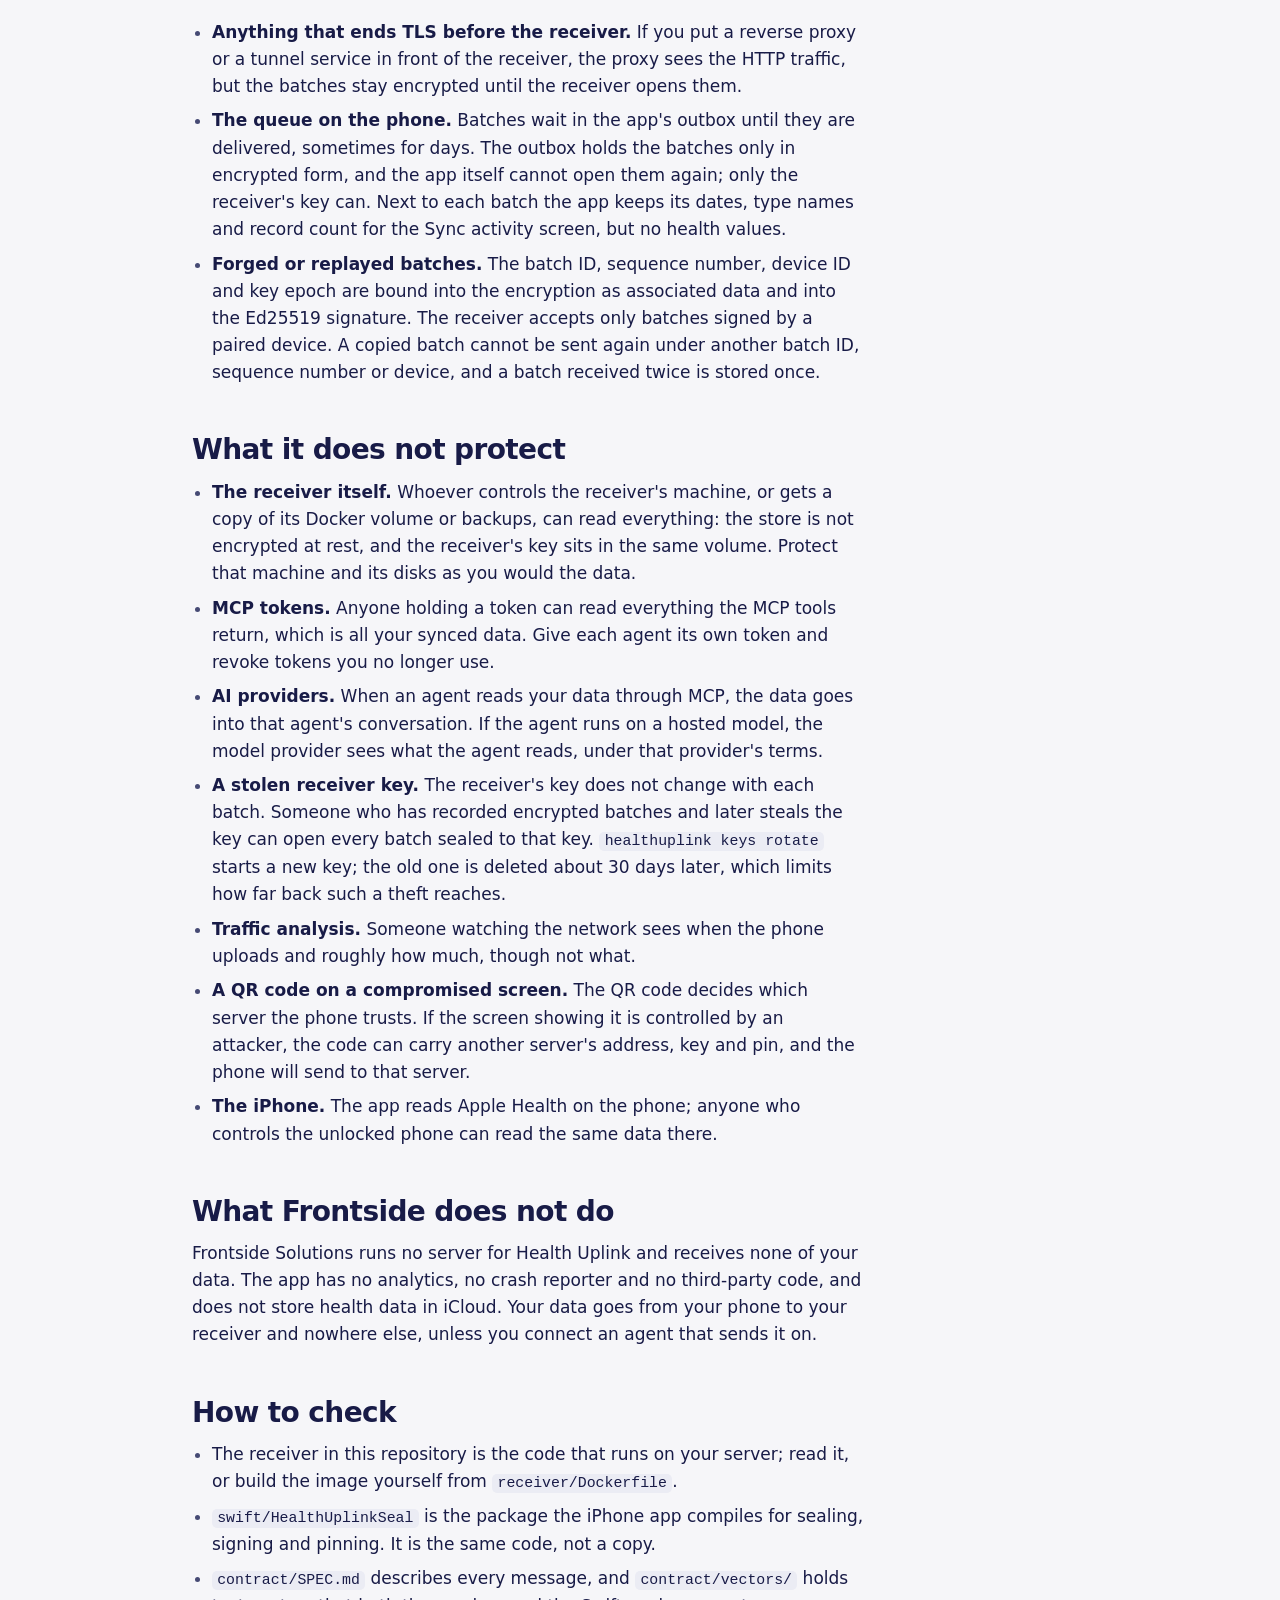
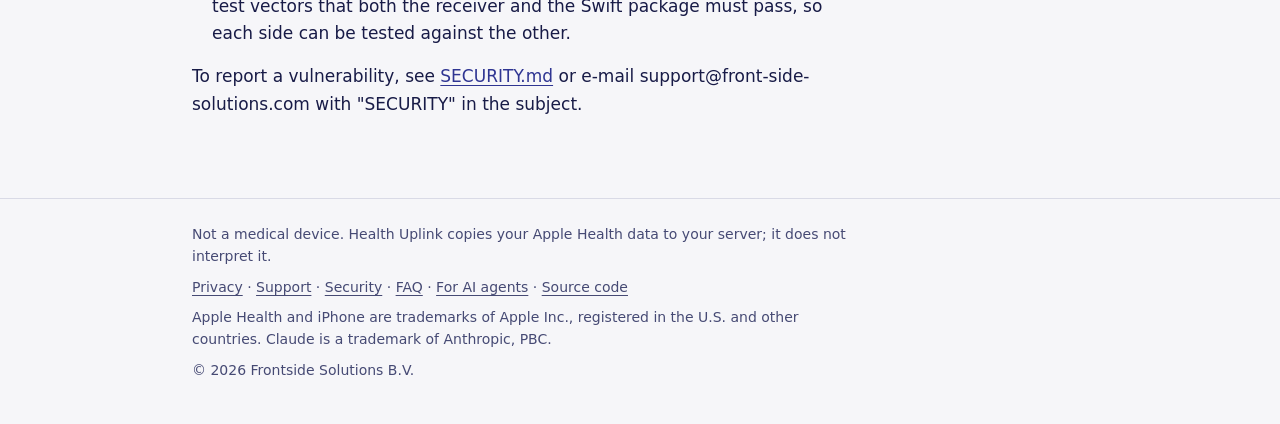
<file: docs/security.html>
<!doctype html>
<html lang="en">
<head>
<meta charset="utf-8">
<meta name="viewport" content="width=device-width, initial-scale=1">
<title>Security: how Health Uplink encrypts Apple Health data</title>
<meta name="description" content="How Health Uplink protects Apple Health data on its way to your server: Tailscale or pinned TLS, encrypted and signed batches, and what it does not protect.">
<meta name="color-scheme" content="light dark">
<meta name="theme-color" content="#f6f6f9" media="(prefers-color-scheme: light)">
<meta name="theme-color" content="#0e0f2b" media="(prefers-color-scheme: dark)">
<link rel="icon" href="assets/favicon.svg" type="image/svg+xml">
<link rel="icon" href="assets/favicon-32.png" sizes="32x32" type="image/png">
<link rel="apple-touch-icon" href="assets/apple-touch-icon-180.png">
<link rel="canonical" href="https://healthuplink.front-side-solutions.com/security.html">
<meta property="og:type" content="website">
<meta property="og:site_name" content="Health Uplink">
<meta property="og:title" content="Security: how Health Uplink encrypts Apple Health data">
<meta property="og:description" content="How Health Uplink protects Apple Health data on its way to your server: Tailscale or pinned TLS, encrypted and signed batches, and what it does not protect.">
<meta property="og:url" content="https://healthuplink.front-side-solutions.com/security.html">
<meta property="og:image" content="https://healthuplink.front-side-solutions.com/assets/social-1200x630.png">
<meta property="og:image:alt" content="The Health Uplink app icon, a coral heart above a mint step on indigo, next to the name Health Uplink">
<meta property="og:locale" content="en_US">
<meta name="twitter:card" content="summary_large_image">
<link rel="stylesheet" href="assets/site.css">
<script type="application/ld+json">
{
 "@context": "https://schema.org",
 "@graph": [
  {
   "@type": "BreadcrumbList",
   "itemListElement": [
    {
     "@type": "ListItem",
     "position": 1,
     "name": "Home",
     "item": "https://healthuplink.front-side-solutions.com/"
    },
    {
     "@type": "ListItem",
     "position": 2,
     "name": "Security",
     "item": "https://healthuplink.front-side-solutions.com/security.html"
    }
   ]
  },
  {
   "@type": "TechArticle",
   "headline": "Health Uplink security: what protects your data and where it stops",
   "description": "How Health Uplink protects Apple Health data on its way to your server: Tailscale or pinned TLS, encrypted and signed batches, and what it does not protect.",
   "url": "https://healthuplink.front-side-solutions.com/security.html",
   "mainEntityOfPage": "https://healthuplink.front-side-solutions.com/security.html",
   "inLanguage": "en-US",
   "dateModified": "2026-11-25",
   "image": "https://healthuplink.front-side-solutions.com/assets/social-1200x630.png",
   "author": {
    "@type": "Organization",
    "name": "Frontside Solutions B.V.",
    "url": "https://front-side-solutions.com/"
   },
   "publisher": {
    "@type": "Organization",
    "name": "Frontside Solutions B.V.",
    "url": "https://front-side-solutions.com/"
   }
  }
 ]
}
</script>
</head>
<body>
<a class="skip" href="#main">Skip to content</a>
<header class="site-header">
<div class="wrap">
<a class="brand" href="index.html"><img src="assets/favicon.svg" width="32" height="32" alt="">Health Uplink</a>
<nav class="site-nav" aria-label="Site">
<ul>
<li><a href="setup.html">Setup</a></li>
<li><a href="agents.html">Agents</a></li>
<li><a href="faq.html">FAQ</a></li>
<li><a href="security.html" aria-current="page">Security</a></li>
<li><a href="support.html">Support</a></li>
<li><a href="privacy.html">Privacy</a></li>
</ul>
</nav>
</div>
</header>
<main id="main" class="wrap">
<h1>Security</h1>
<p class="meta">Last updated 25 November 2026</p>

<p>Health Uplink sends your Apple Health data from your iPhone to a receiver you run yourself. This page explains what protects that data on the way and where that protection ends, so you can judge the risk yourself. Not a medical device.</p>

<h2>What there is to protect</h2>
<ul>
  <li><strong>Your health data</strong>: on the iPhone, in the phone's upload queue, on the network, and in the receiver's store and backups.</li>
  <li><strong>The device signing key</strong>: an Ed25519 key the app creates at pairing. It stays in the iPhone's Keychain on that device only and signs every batch and request.</li>
  <li><strong>The receiver's encryption key</strong>: an X25519 key in the receiver's data folder. The phone encrypts every batch to it.</li>
  <li><strong>MCP tokens</strong>: each agent's bearer token. The receiver stores only their SHA-256 hashes.</li>
  <li><strong>The pair token</strong>: a random 128-bit value in the QR code. It works once and expires after 10 minutes.</li>
</ul>

<h2>Protecting the link</h2>
<p>Every connection from the phone to the receiver is encrypted and tied to the right server, in one of two ways:</p>
<ul>
  <li><strong>Tailscale (WireGuard).</strong> Plain <code>http://</code> is accepted only for addresses in the tailnet range <code>100.64.0.0/10</code>, where WireGuard already encrypts the traffic and authenticates both ends. The app refuses plain HTTP to any other address, and the receiver's <code>pair</code> command refuses to print such a code.</li>
  <li><strong>TLS.</strong> Every other receiver needs <code>https://</code>. The certificate is either valid under the iPhone's normal trust store, or self-signed and pinned: the QR code carries the SHA-256 hash of the certificate's public key, and the app accepts no other key for that receiver. It never falls back to normal certificate checks or to HTTP. Pinning works only for IPv4 addresses, <code>.local</code> names and names without a dot, because iOS does not let an app replace normal certificate checks for an internet domain name; a receiver behind an internet name needs a certificate from a public certificate authority.</li>
</ul>
<p>The pair token travels only over that protected link. If the receiver's certificate key changes, the app stops sending, keeps the data queued and says "Another device answered at …". It never pairs again by itself; you scan a new code.</p>

<h2>What the batch encryption adds</h2>
<p>On top of the link, the phone encrypts each batch with HPKE (X25519, HKDF-SHA256, ChaCha20-Poly1305) to the receiver's key, and signs it with the device key. Over a direct Tailscale link or a pinned TLS link, which already encrypt and authenticate, this adds little. It matters in three places:</p>
<ul>
  <li><strong>Anything that ends TLS before the receiver.</strong> If you put a reverse proxy or a tunnel service in front of the receiver, the proxy sees the HTTP traffic, but the batches stay encrypted until the receiver opens them.</li>
  <li><strong>The queue on the phone.</strong> Batches wait in the app's outbox until they are delivered, sometimes for days. The outbox holds the batches only in encrypted form, and the app itself cannot open them again; only the receiver's key can. Next to each batch the app keeps its dates, type names and record count for the Sync activity screen, but no health values.</li>
  <li><strong>Forged or replayed batches.</strong> The batch ID, sequence number, device ID and key epoch are bound into the encryption as associated data and into the Ed25519 signature. The receiver accepts only batches signed by a paired device. A copied batch cannot be sent again under another batch ID, sequence number or device, and a batch received twice is stored once.</li>
</ul>

<h2>What it does not protect</h2>
<ul>
  <li><strong>The receiver itself.</strong> Whoever controls the receiver's machine, or gets a copy of its Docker volume or backups, can read everything: the store is not encrypted at rest, and the receiver's key sits in the same volume. Protect that machine and its disks as you would the data.</li>
  <li><strong>MCP tokens.</strong> Anyone holding a token can read everything the MCP tools return, which is all your synced data. Give each agent its own token and revoke tokens you no longer use.</li>
  <li><strong>AI providers.</strong> When an agent reads your data through MCP, the data goes into that agent's conversation. If the agent runs on a hosted model, the model provider sees what the agent reads, under that provider's terms.</li>
  <li><strong>A stolen receiver key.</strong> The receiver's key does not change with each batch. Someone who has recorded encrypted batches and later steals the key can open every batch sealed to that key. <code>healthuplink keys rotate</code> starts a new key; the old one is deleted about 30 days later, which limits how far back such a theft reaches.</li>
  <li><strong>Traffic analysis.</strong> Someone watching the network sees when the phone uploads and roughly how much, though not what.</li>
  <li id="qr-screen"><strong>A QR code on a compromised screen.</strong> The QR code decides which server the phone trusts. If the screen showing it is controlled by an attacker, the code can carry another server's address, key and pin, and the phone will send to that server.</li>
  <li><strong>The iPhone.</strong> The app reads Apple Health on the phone; anyone who controls the unlocked phone can read the same data there.</li>
</ul>

<h2>What Frontside does not do</h2>
<p>Frontside Solutions runs no server for Health Uplink and receives none of your data. The app has no analytics, no crash reporter and no third-party code, and does not store health data in iCloud. Your data goes from your phone to your receiver and nowhere else, unless you connect an agent that sends it on.</p>

<h2>How to check</h2>
<ul>
  <li>The receiver in this repository is the code that runs on your server; read it, or build the image yourself from <code>receiver/Dockerfile</code>.</li>
  <li><code>swift/HealthUplinkSeal</code> is the package the iPhone app compiles for sealing, signing and pinning. It is the same code, not a copy.</li>
  <li><code>contract/SPEC.md</code> describes every message, and <code>contract/vectors/</code> holds test vectors that both the receiver and the Swift package must pass, so each side can be tested against the other.</li>
</ul>

<p>To report a vulnerability, see <a href="https://github.com/Matros1975/healthuplink/security/policy">SECURITY.md</a> or e-mail support@front-side-solutions.com with "SECURITY" in the subject.</p>
</main>
<footer class="site-footer">
<div class="wrap">
<p>Not a medical device. Health Uplink copies your Apple Health data to your server; it does not interpret it.</p>
<p><a href="privacy.html">Privacy</a> · <a href="support.html">Support</a> · <a href="security.html">Security</a> · <a href="faq.html">FAQ</a> · <a href="agents.html">For AI agents</a> · <a href="https://github.com/Matros1975/healthuplink">Source code</a></p>
<p>Apple Health and iPhone are trademarks of Apple Inc., registered in the U.S. and other countries. Claude is a trademark of Anthropic, PBC.</p>
<p>© 2026 Frontside Solutions B.V.</p>
</div>
</footer>
</body>
</html>
</file>
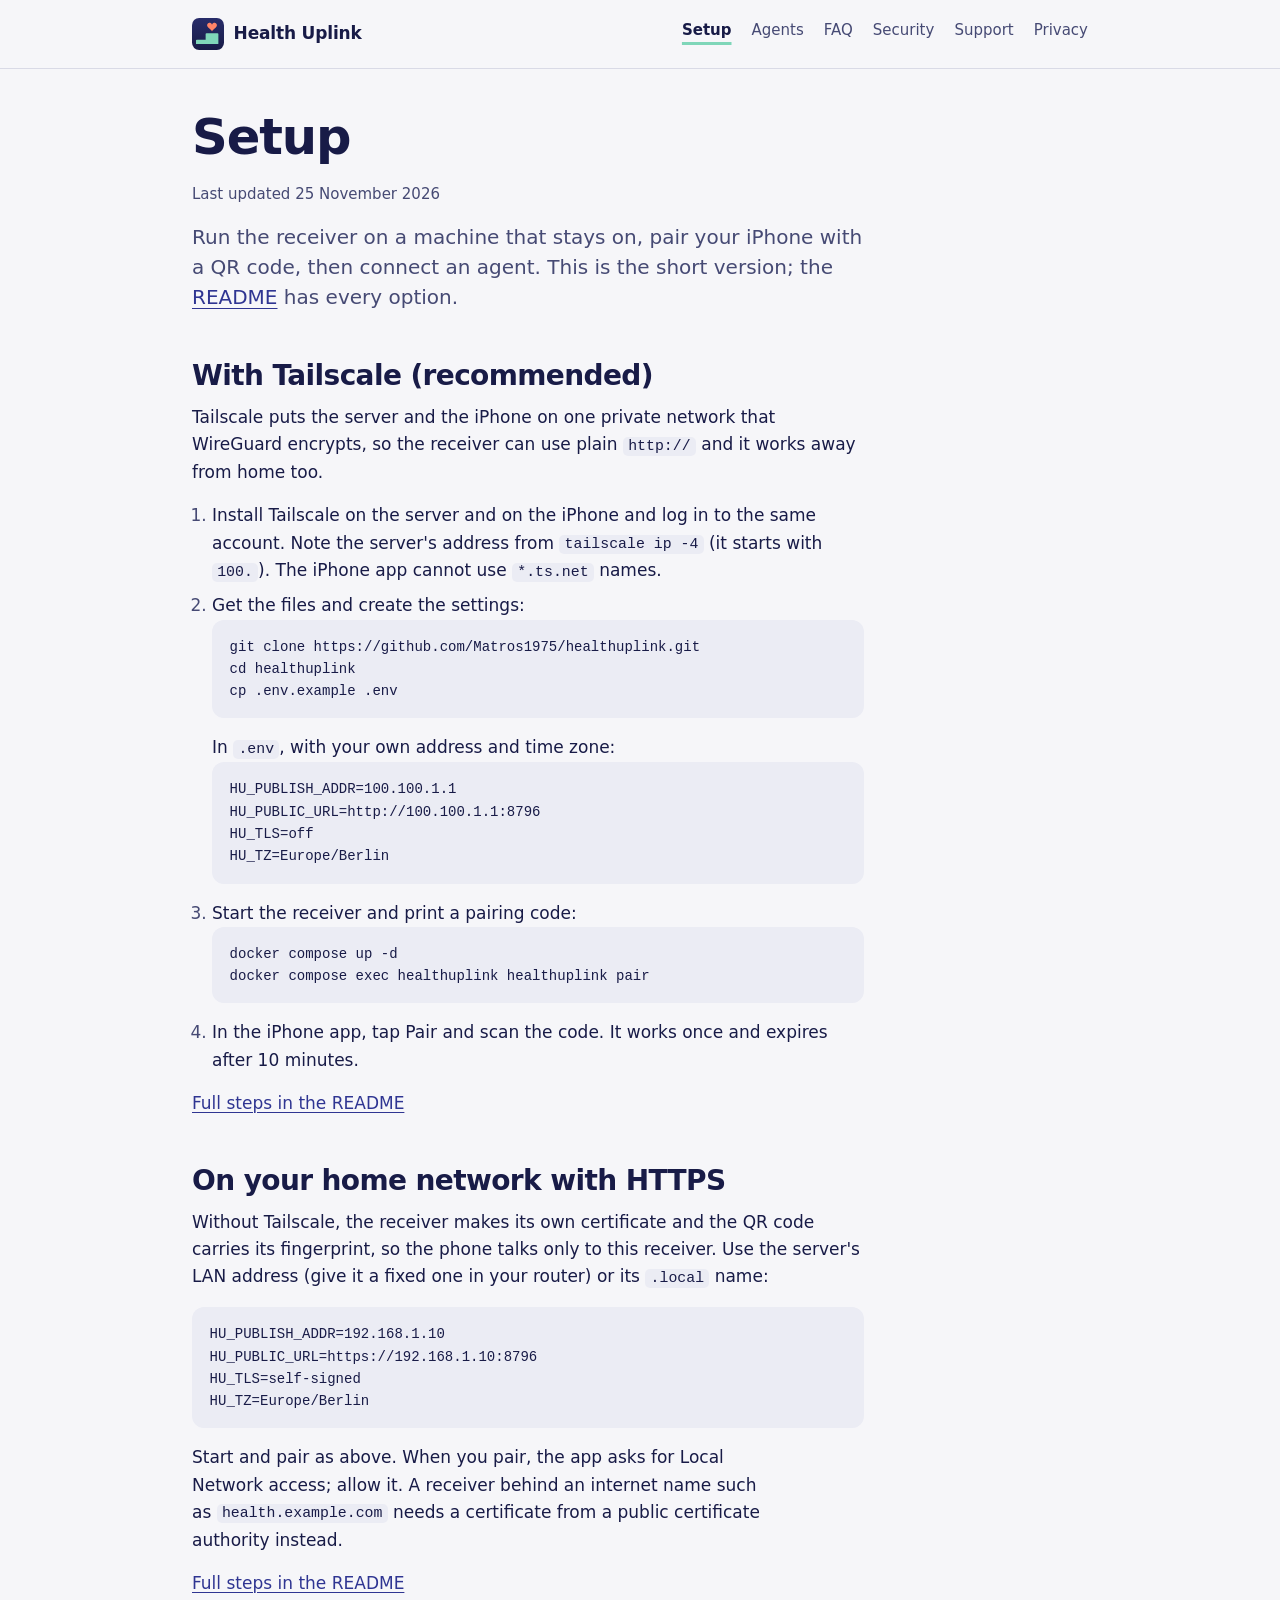
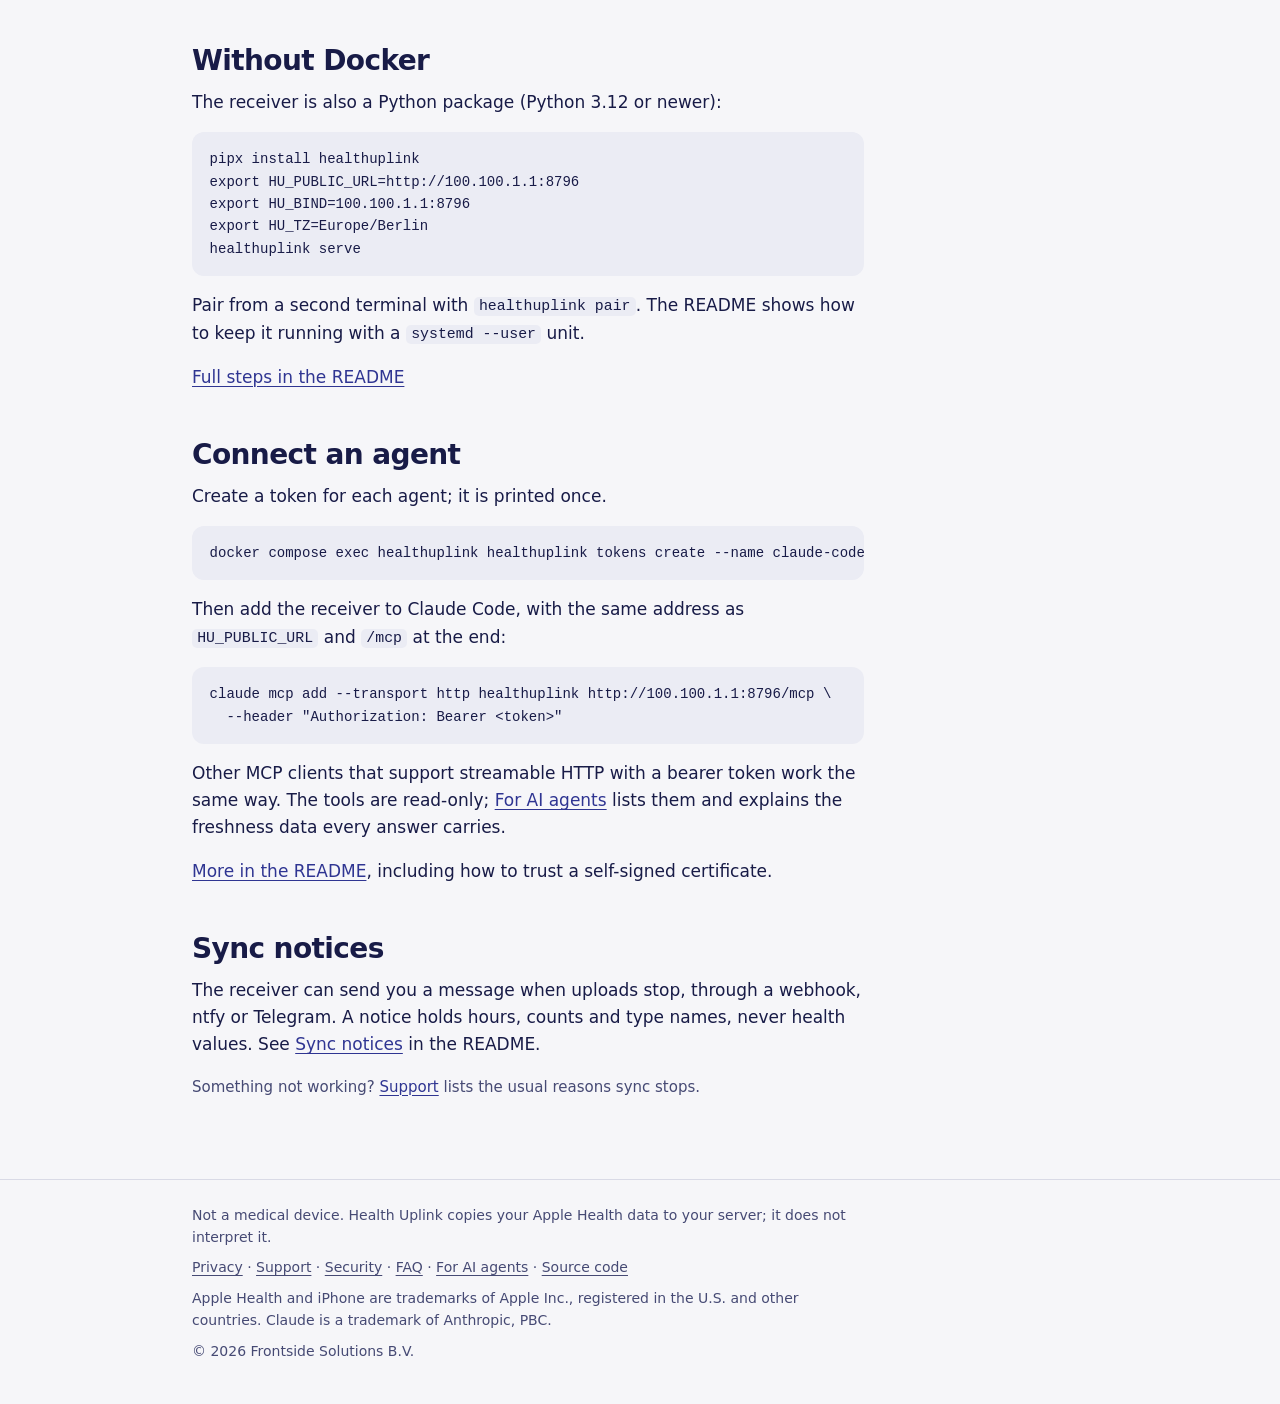
<file: docs/setup.html>
<!doctype html>
<html lang="en">
<head>
<meta charset="utf-8">
<meta name="viewport" content="width=device-width, initial-scale=1">
<title>Set up a self-hosted Apple Health receiver – Health Uplink</title>
<meta name="description" content="Set up the Health Uplink receiver with Docker or pipx, pair your iPhone by QR code and connect Claude Code over MCP. Steps for Tailscale and home-network HTTPS.">
<meta name="color-scheme" content="light dark">
<meta name="theme-color" content="#f6f6f9" media="(prefers-color-scheme: light)">
<meta name="theme-color" content="#0e0f2b" media="(prefers-color-scheme: dark)">
<link rel="icon" href="assets/favicon.svg" type="image/svg+xml">
<link rel="icon" href="assets/favicon-32.png" sizes="32x32" type="image/png">
<link rel="apple-touch-icon" href="assets/apple-touch-icon-180.png">
<link rel="canonical" href="https://healthuplink.front-side-solutions.com/setup.html">
<meta property="og:type" content="website">
<meta property="og:site_name" content="Health Uplink">
<meta property="og:title" content="Set up a self-hosted Apple Health receiver – Health Uplink">
<meta property="og:description" content="Set up the Health Uplink receiver with Docker or pipx, pair your iPhone by QR code and connect Claude Code over MCP. Steps for Tailscale and home-network HTTPS.">
<meta property="og:url" content="https://healthuplink.front-side-solutions.com/setup.html">
<meta property="og:image" content="https://healthuplink.front-side-solutions.com/assets/social-1200x630.png">
<meta property="og:image:alt" content="The Health Uplink app icon, a coral heart above a mint step on indigo, next to the name Health Uplink">
<meta property="og:locale" content="en_US">
<meta name="twitter:card" content="summary_large_image">
<link rel="stylesheet" href="assets/site.css">
<script type="application/ld+json">
{
 "@context": "https://schema.org",
 "@graph": [
  {
   "@type": "BreadcrumbList",
   "itemListElement": [
    {
     "@type": "ListItem",
     "position": 1,
     "name": "Home",
     "item": "https://healthuplink.front-side-solutions.com/"
    },
    {
     "@type": "ListItem",
     "position": 2,
     "name": "Setup",
     "item": "https://healthuplink.front-side-solutions.com/setup.html"
    }
   ]
  },
  {
   "@type": "TechArticle",
   "headline": "Set up the Health Uplink receiver",
   "description": "Set up the Health Uplink receiver with Docker or pipx, pair your iPhone by QR code and connect Claude Code over MCP. Steps for Tailscale and home-network HTTPS.",
   "url": "https://healthuplink.front-side-solutions.com/setup.html",
   "mainEntityOfPage": "https://healthuplink.front-side-solutions.com/setup.html",
   "inLanguage": "en-US",
   "dateModified": "2026-11-25",
   "image": "https://healthuplink.front-side-solutions.com/assets/social-1200x630.png",
   "author": {
    "@type": "Organization",
    "name": "Frontside Solutions B.V.",
    "url": "https://front-side-solutions.com/"
   },
   "publisher": {
    "@type": "Organization",
    "name": "Frontside Solutions B.V.",
    "url": "https://front-side-solutions.com/"
   }
  }
 ]
}
</script>
</head>
<body>
<a class="skip" href="#main">Skip to content</a>
<header class="site-header">
<div class="wrap">
<a class="brand" href="index.html"><img src="assets/favicon.svg" width="32" height="32" alt="">Health Uplink</a>
<nav class="site-nav" aria-label="Site">
<ul>
<li><a href="setup.html" aria-current="page">Setup</a></li>
<li><a href="agents.html">Agents</a></li>
<li><a href="faq.html">FAQ</a></li>
<li><a href="security.html">Security</a></li>
<li><a href="support.html">Support</a></li>
<li><a href="privacy.html">Privacy</a></li>
</ul>
</nav>
</div>
</header>
<main id="main" class="wrap">
<h1>Setup</h1>
<p class="meta">Last updated 25 November 2026</p>
<p class="lede">Run the receiver on a machine that stays on, pair your iPhone with a QR code, then connect an agent. This is the short version; the <a href="https://github.com/Matros1975/healthuplink#readme">README</a> has every option.</p>

<h2 id="tailscale">With Tailscale (recommended)</h2>
<p>Tailscale puts the server and the iPhone on one private network that WireGuard encrypts, so the receiver can use plain <code>http://</code> and it works away from home too.</p>
<ol>
<li>Install Tailscale on the server and on the iPhone and log in to the same account. Note the server's address from <code>tailscale ip -4</code> (it starts with <code>100.</code>). The iPhone app cannot use <code>*.ts.net</code> names.</li>
<li>Get the files and create the settings:
<pre><code>git clone https://github.com/Matros1975/healthuplink.git
cd healthuplink
cp .env.example .env</code></pre>
In <code>.env</code>, with your own address and time zone:
<pre><code>HU_PUBLISH_ADDR=100.100.1.1
HU_PUBLIC_URL=http://100.100.1.1:8796
HU_TLS=off
HU_TZ=Europe/Berlin</code></pre></li>
<li>Start the receiver and print a pairing code:
<pre><code>docker compose up -d
docker compose exec healthuplink healthuplink pair</code></pre></li>
<li>In the iPhone app, tap Pair and scan the code. It works once and expires after 10 minutes.</li>
</ol>
<p><a href="https://github.com/Matros1975/healthuplink#quick-start-a-tailscale-recommended">Full steps in the README</a></p>

<h2 id="home-network">On your home network with HTTPS</h2>
<p>Without Tailscale, the receiver makes its own certificate and the QR code carries its fingerprint, so the phone talks only to this receiver. Use the server's LAN address (give it a fixed one in your router) or its <code>.local</code> name:</p>
<pre><code>HU_PUBLISH_ADDR=192.168.1.10
HU_PUBLIC_URL=https://192.168.1.10:8796
HU_TLS=self-signed
HU_TZ=Europe/Berlin</code></pre>
<p>Start and pair as above. When you pair, the app asks for Local Network access; allow it. A receiver behind an internet name such as <code>health.example.com</code> needs a certificate from a public certificate authority instead.</p>
<p><a href="https://github.com/Matros1975/healthuplink#quick-start-b-home-network-with-tls">Full steps in the README</a></p>

<h2 id="without-docker">Without Docker</h2>
<p>The receiver is also a Python package (Python 3.12 or newer):</p>
<pre><code>pipx install healthuplink
export HU_PUBLIC_URL=http://100.100.1.1:8796
export HU_BIND=100.100.1.1:8796
export HU_TZ=Europe/Berlin
healthuplink serve</code></pre>
<p>Pair from a second terminal with <code>healthuplink pair</code>. The README shows how to keep it running with a <code>systemd --user</code> unit.</p>
<p><a href="https://github.com/Matros1975/healthuplink#quick-start-c-without-docker">Full steps in the README</a></p>

<h2 id="agent">Connect an agent</h2>
<p>Create a token for each agent; it is printed once.</p>
<pre><code>docker compose exec healthuplink healthuplink tokens create --name claude-code</code></pre>
<p>Then add the receiver to Claude Code, with the same address as <code>HU_PUBLIC_URL</code> and <code>/mcp</code> at the end:</p>
<pre><code>claude mcp add --transport http healthuplink http://100.100.1.1:8796/mcp \
  --header "Authorization: Bearer &lt;token&gt;"</code></pre>
<p>Other MCP clients that support streamable HTTP with a bearer token work the same way. The tools are read-only; <a href="agents.html">For AI agents</a> lists them and explains the freshness data every answer carries.</p>
<p><a href="https://github.com/Matros1975/healthuplink#connect-an-agent">More in the README</a>, including how to trust a self-signed certificate.</p>

<h2 id="notices">Sync notices</h2>
<p>The receiver can send you a message when uploads stop, through a webhook, ntfy or Telegram. A notice holds hours, counts and type names, never health values. See <a href="https://github.com/Matros1975/healthuplink#sync-notices">Sync notices</a> in the README.</p>

<p class="meta">Something not working? <a href="support.html">Support</a> lists the usual reasons sync stops.</p>
</main>
<footer class="site-footer">
<div class="wrap">
<p>Not a medical device. Health Uplink copies your Apple Health data to your server; it does not interpret it.</p>
<p><a href="privacy.html">Privacy</a> · <a href="support.html">Support</a> · <a href="security.html">Security</a> · <a href="faq.html">FAQ</a> · <a href="agents.html">For AI agents</a> · <a href="https://github.com/Matros1975/healthuplink">Source code</a></p>
<p>Apple Health and iPhone are trademarks of Apple Inc., registered in the U.S. and other countries. Claude is a trademark of Anthropic, PBC.</p>
<p>© 2026 Frontside Solutions B.V.</p>
</div>
</footer>
</body>
</html>
</file>
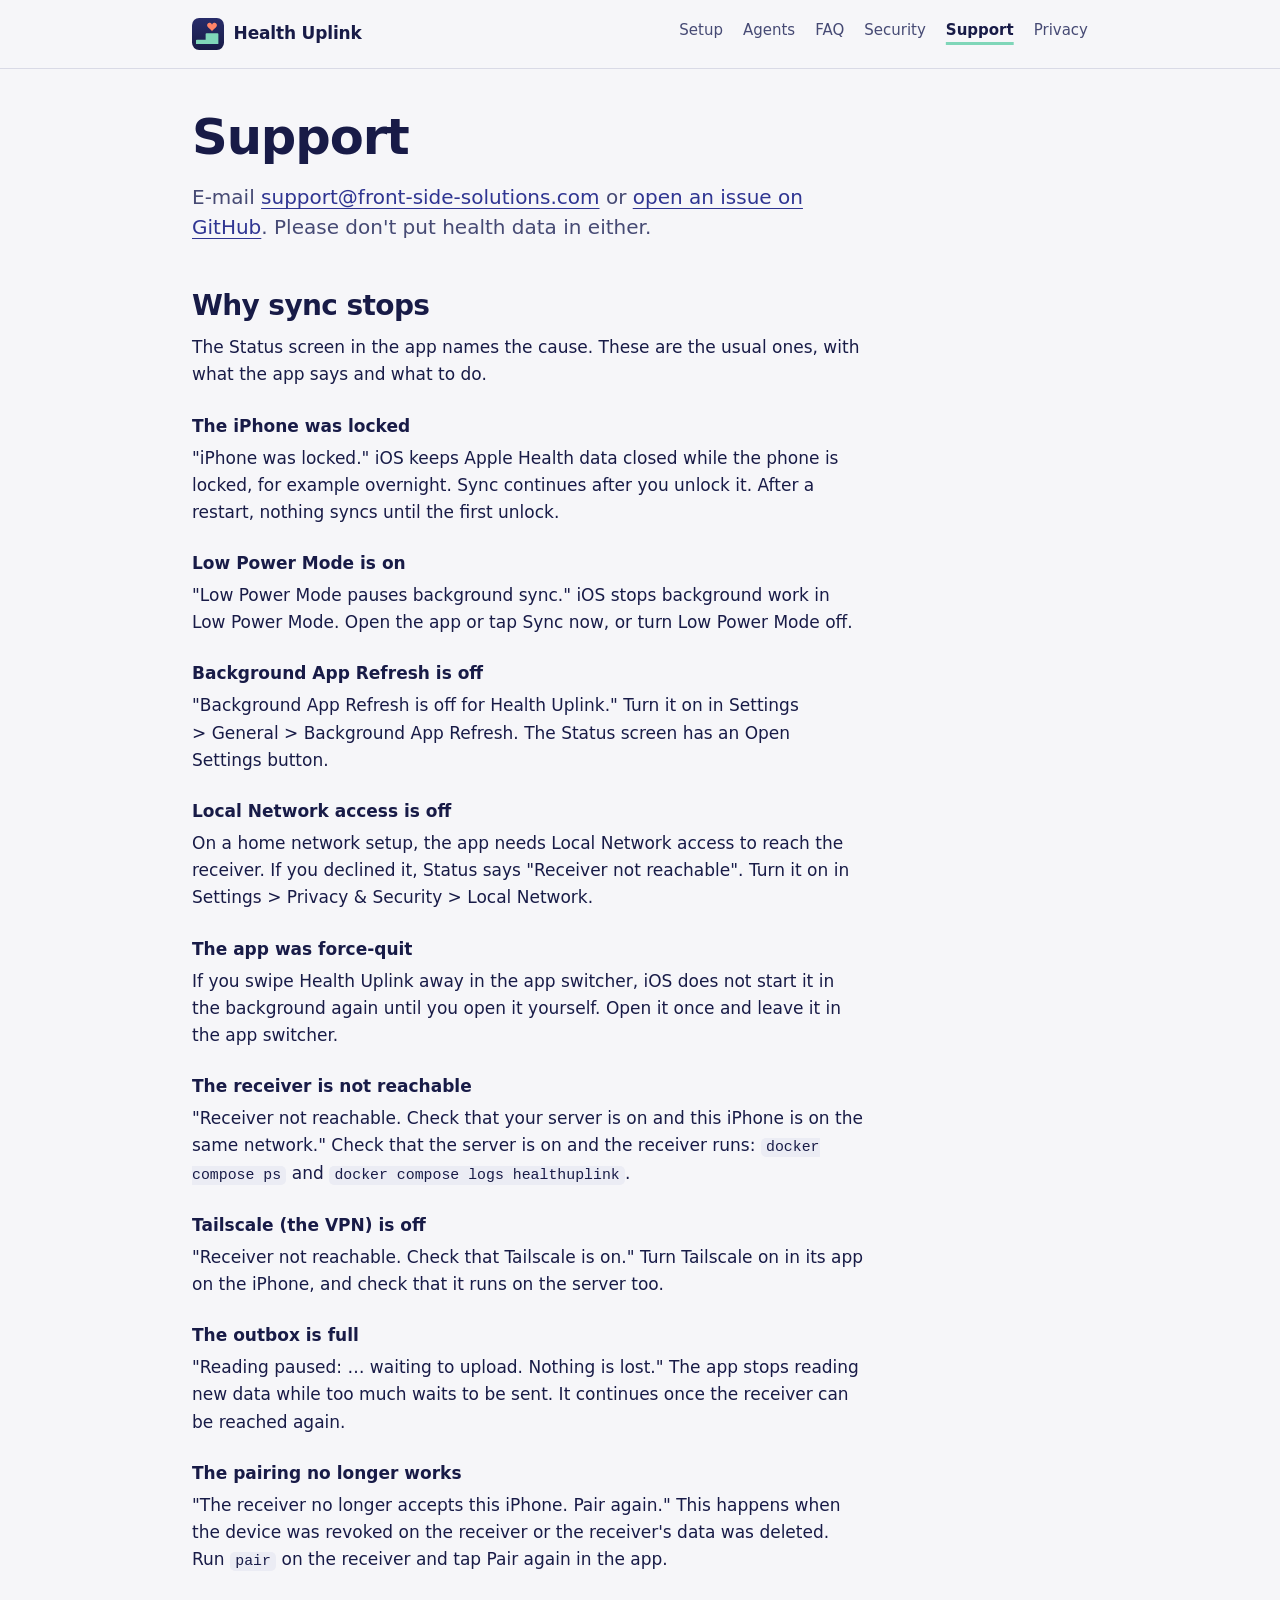
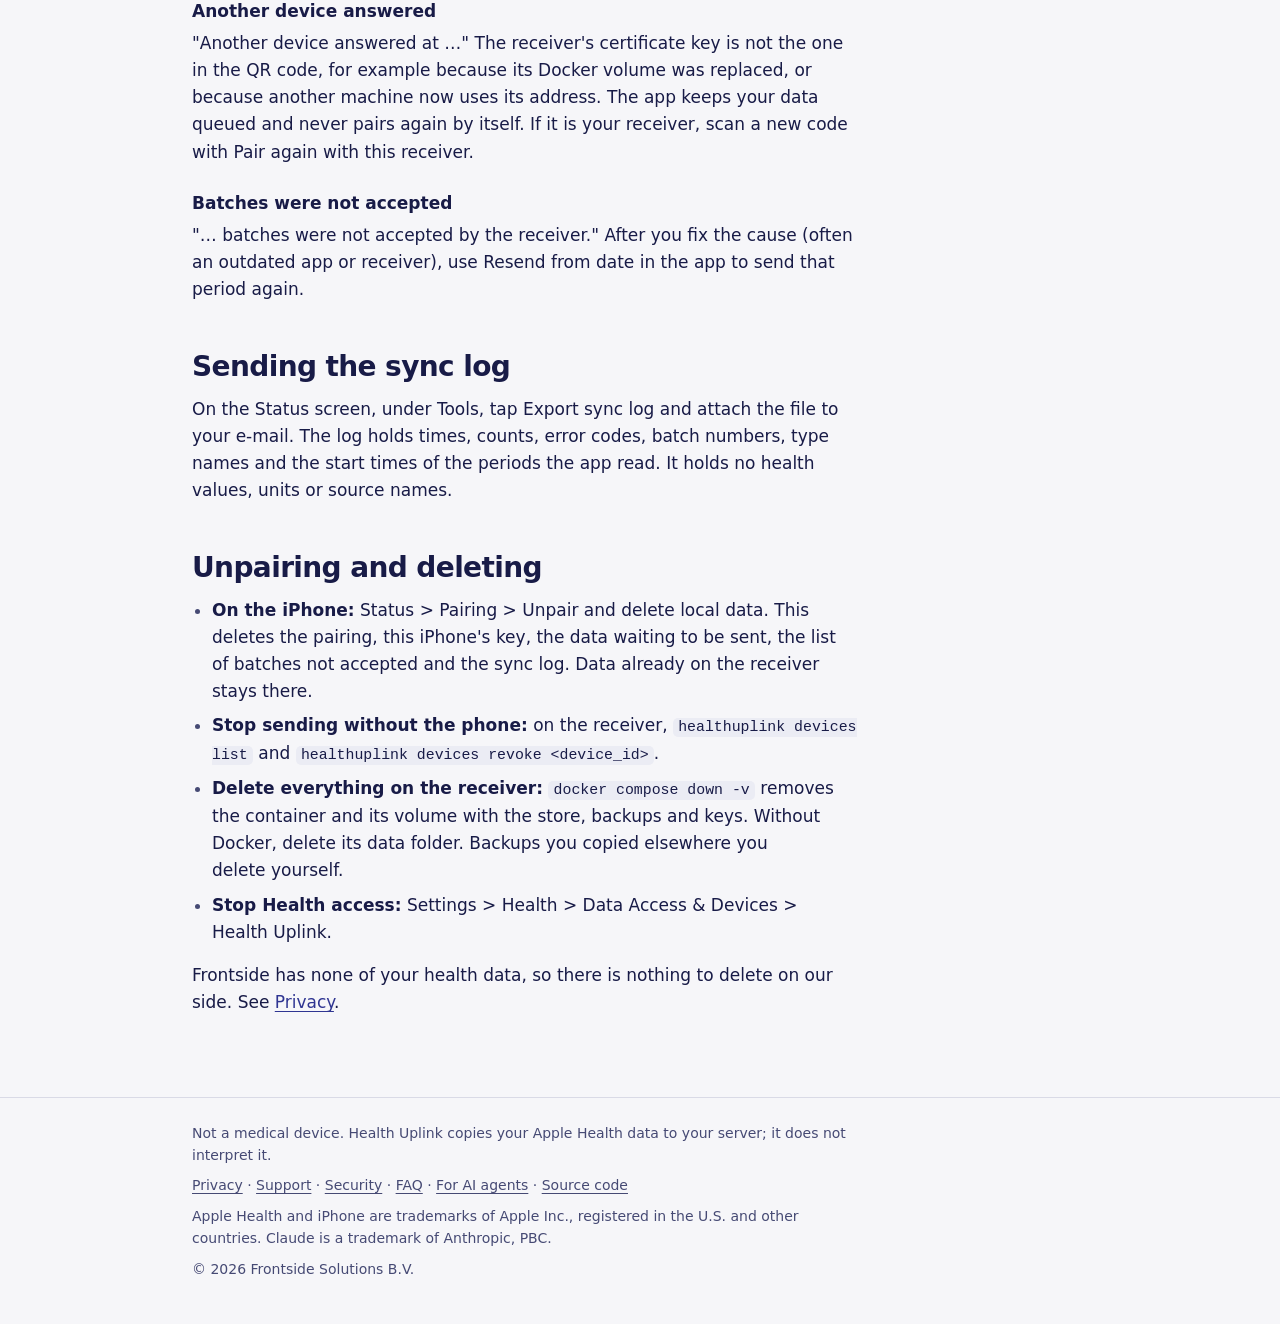
<file: docs/support.html>
<!doctype html>
<html lang="en">
<head>
<meta charset="utf-8">
<meta name="viewport" content="width=device-width, initial-scale=1">
<title>Support: why Apple Health sync stops – Health Uplink</title>
<meta name="description" content="Health Uplink support: why Apple Health sync stops and what to do, how to send the sync log, and how to unpair and delete data. E-mail or GitHub issues.">
<meta name="color-scheme" content="light dark">
<meta name="theme-color" content="#f6f6f9" media="(prefers-color-scheme: light)">
<meta name="theme-color" content="#0e0f2b" media="(prefers-color-scheme: dark)">
<link rel="icon" href="assets/favicon.svg" type="image/svg+xml">
<link rel="icon" href="assets/favicon-32.png" sizes="32x32" type="image/png">
<link rel="apple-touch-icon" href="assets/apple-touch-icon-180.png">
<link rel="canonical" href="https://healthuplink.front-side-solutions.com/support.html">
<meta property="og:type" content="website">
<meta property="og:site_name" content="Health Uplink">
<meta property="og:title" content="Support: why Apple Health sync stops – Health Uplink">
<meta property="og:description" content="Health Uplink support: why Apple Health sync stops and what to do, how to send the sync log, and how to unpair and delete data. E-mail or GitHub issues.">
<meta property="og:url" content="https://healthuplink.front-side-solutions.com/support.html">
<meta property="og:image" content="https://healthuplink.front-side-solutions.com/assets/social-1200x630.png">
<meta property="og:image:alt" content="The Health Uplink app icon, a coral heart above a mint step on indigo, next to the name Health Uplink">
<meta property="og:locale" content="en_US">
<meta name="twitter:card" content="summary_large_image">
<link rel="stylesheet" href="assets/site.css">
<script type="application/ld+json">
{
 "@context": "https://schema.org",
 "@graph": [
  {
   "@type": "BreadcrumbList",
   "itemListElement": [
    {
     "@type": "ListItem",
     "position": 1,
     "name": "Home",
     "item": "https://healthuplink.front-side-solutions.com/"
    },
    {
     "@type": "ListItem",
     "position": 2,
     "name": "Support",
     "item": "https://healthuplink.front-side-solutions.com/support.html"
    }
   ]
  }
 ]
}
</script>
</head>
<body>
<a class="skip" href="#main">Skip to content</a>
<header class="site-header">
<div class="wrap">
<a class="brand" href="index.html"><img src="assets/favicon.svg" width="32" height="32" alt="">Health Uplink</a>
<nav class="site-nav" aria-label="Site">
<ul>
<li><a href="setup.html">Setup</a></li>
<li><a href="agents.html">Agents</a></li>
<li><a href="faq.html">FAQ</a></li>
<li><a href="security.html">Security</a></li>
<li><a href="support.html" aria-current="page">Support</a></li>
<li><a href="privacy.html">Privacy</a></li>
</ul>
</nav>
</div>
</header>
<main id="main" class="wrap">
<h1>Support</h1>
<p class="lede">E-mail <a href="mailto:support@front-side-solutions.com?subject=Health%20Uplink">support@front-side-solutions.com</a> or <a href="https://github.com/Matros1975/healthuplink/issues">open an issue on GitHub</a>. Please don't put health data in either.</p>

<h2 id="why-sync-stops">Why sync stops</h2>
<p>The Status screen in the app names the cause. These are the usual ones, with what the app says and what to do.</p>
<dl>
<dt>The iPhone was locked</dt>
<dd>"iPhone was locked." iOS keeps Apple Health data closed while the phone is locked, for example overnight. Sync continues after you unlock it. After a restart, nothing syncs until the first unlock.</dd>

<dt>Low Power Mode is on</dt>
<dd>"Low Power Mode pauses background sync." iOS stops background work in Low Power Mode. Open the app or tap Sync now, or turn Low Power Mode off.</dd>

<dt>Background App Refresh is off</dt>
<dd>"Background App Refresh is off for Health Uplink." Turn it on in Settings &gt; General &gt; Background App Refresh. The Status screen has an Open Settings button.</dd>

<dt>Local Network access is off</dt>
<dd>On a home network setup, the app needs Local Network access to reach the receiver. If you declined it, Status says "Receiver not reachable". Turn it on in Settings &gt; Privacy &amp; Security &gt; Local Network.</dd>

<dt>The app was force-quit</dt>
<dd>If you swipe Health Uplink away in the app switcher, iOS does not start it in the background again until you open it yourself. Open it once and leave it in the app switcher.</dd>

<dt>The receiver is not reachable</dt>
<dd>"Receiver not reachable. Check that your server is on and this iPhone is on the same network." Check that the server is on and the receiver runs: <code>docker compose ps</code> and <code>docker compose logs healthuplink</code>.</dd>

<dt>Tailscale (the VPN) is off</dt>
<dd>"Receiver not reachable. Check that Tailscale is on." Turn Tailscale on in its app on the iPhone, and check that it runs on the server too.</dd>

<dt>The outbox is full</dt>
<dd>"Reading paused: … waiting to upload. Nothing is lost." The app stops reading new data while too much waits to be sent. It continues once the receiver can be reached again.</dd>

<dt>The pairing no longer works</dt>
<dd>"The receiver no longer accepts this iPhone. Pair again." This happens when the device was revoked on the receiver or the receiver's data was deleted. Run <code>pair</code> on the receiver and tap Pair again in the app.</dd>

<dt>Another device answered</dt>
<dd>"Another device answered at …" The receiver's certificate key is not the one in the QR code, for example because its Docker volume was replaced, or because another machine now uses its address. The app keeps your data queued and never pairs again by itself. If it is your receiver, scan a new code with Pair again with this receiver.</dd>

<dt>Batches were not accepted</dt>
<dd>"… batches were not accepted by the receiver." After you fix the cause (often an outdated app or receiver), use Resend from date in the app to send that period again.</dd>
</dl>

<h2 id="sync-log">Sending the sync log</h2>
<p>On the Status screen, under Tools, tap Export sync log and attach the file to your e-mail. The log holds times, counts, error codes, batch numbers, type names and the start times of the periods the app read. It holds no health values, units or source names.</p>

<h2 id="unpair">Unpairing and deleting</h2>
<ul>
<li><strong>On the iPhone:</strong> Status &gt; Pairing &gt; Unpair and delete local data. This deletes the pairing, this iPhone's key, the data waiting to be sent, the list of batches not accepted and the sync log. Data already on the receiver stays there.</li>
<li><strong>Stop sending without the phone:</strong> on the receiver, <code>healthuplink devices list</code> and <code>healthuplink devices revoke &lt;device_id&gt;</code>.</li>
<li><strong>Delete everything on the receiver:</strong> <code>docker compose down -v</code> removes the container and its volume with the store, backups and keys. Without Docker, delete its data folder. Backups you copied elsewhere you delete yourself.</li>
<li><strong>Stop Health access:</strong> Settings &gt; Health &gt; Data Access &amp; Devices &gt; Health Uplink.</li>
</ul>
<p>Frontside has none of your health data, so there is nothing to delete on our side. See <a href="privacy.html">Privacy</a>.</p>
</main>
<footer class="site-footer">
<div class="wrap">
<p>Not a medical device. Health Uplink copies your Apple Health data to your server; it does not interpret it.</p>
<p><a href="privacy.html">Privacy</a> · <a href="support.html">Support</a> · <a href="security.html">Security</a> · <a href="faq.html">FAQ</a> · <a href="agents.html">For AI agents</a> · <a href="https://github.com/Matros1975/healthuplink">Source code</a></p>
<p>Apple Health and iPhone are trademarks of Apple Inc., registered in the U.S. and other countries. Claude is a trademark of Anthropic, PBC.</p>
<p>© 2026 Frontside Solutions B.V.</p>
</div>
</footer>
</body>
</html>
</file>
<file: docs/assets/site.css>
/* Health Uplink website: one shared style. Brand colours from design/logo/final/colours.md (indigo, mint, coral).
   No web fonts, scripts or remote files: the system font stack only. */

:root {
  color-scheme: light dark;
  --bg: #f6f6f9;
  --surface: #ffffff;
  --ink: #181b47;
  --ink-2: #464a74;
  --rule: #d9dae6;
  --link: #2f3592;
  --link-hover: #181b47;
  --accent-surface: #e3f5ee;
  --accent-ink: #13563f;
  --accent-mark: #7fd6b9;
  --heart: #ff8468;
  --code-bg: #ebecf4;
  --select: #c9eedf;
  --shadow: 0 1px 2px rgb(24 27 71 / 6%), 0 8px 24px rgb(24 27 71 / 7%);

  --step-0: 1.0625rem;  /* body, 17px */
  --step-1: 1.375rem;   /* h3, x1.29 */
  --step-2: 1.75rem;    /* h2, x1.27 */
  --step-3: clamp(2.25rem, 1.55rem + 2.6vw, 3.1rem); /* h1, x1.29 or more */
  --measure: 42rem;
}

@media (prefers-color-scheme: dark) {
  :root:not([data-theme="light"]) {
    --bg: #0e0f2b;
    --surface: #161940;
    --ink: #ecedf8;
    --ink-2: #aeb1d0;
    --rule: #2c2f5e;
    --link: #8fdcc2;
    --link-hover: #c4efe0;
    --accent-surface: #133233;
    --accent-ink: #9fe3cc;
    --accent-mark: #74d3b3;
    --code-bg: #1d2050;
    --select: #2c5a52;
    --shadow: 0 1px 2px rgb(0 0 0 / 30%), 0 10px 28px rgb(0 0 0 / 28%);
  }
}

*, *::before, *::after { box-sizing: border-box; }

html { -webkit-text-size-adjust: 100%; text-size-adjust: 100%; }

body {
  margin: 0;
  background: var(--bg);
  color: var(--ink);
  font: 400 var(--step-0)/1.6 -apple-system, BlinkMacSystemFont, "SF Pro Text", "Segoe UI", system-ui, "Helvetica Neue", Arial, sans-serif;
  caret-color: var(--link);
  overflow-wrap: break-word;
}

::selection { background: var(--select); color: var(--ink); }

/* Layout */
.wrap { max-width: 60rem; margin: 0 auto; padding: 0 16px; }
@media (min-width: 40rem) { .wrap { padding: 0 2rem; } }
main.wrap > * { max-width: var(--measure); }
main.wrap { padding-top: 2.5rem; padding-bottom: 4rem; }

.skip { position: absolute; left: -999px; top: 0; }
.skip:focus { left: 16px; top: 8px; background: var(--surface); padding: .5rem .75rem; border-radius: 8px; z-index: 1; }

/* Header and navigation */
.site-header { border-bottom: 1px solid var(--rule); background: var(--bg); }
.site-header .wrap { display: flex; flex-wrap: wrap; align-items: center; justify-content: space-between; gap: .5rem 1.5rem; padding-top: .9rem; padding-bottom: .9rem; }
.brand { display: inline-flex; align-items: center; gap: .6rem; color: var(--ink); text-decoration: none; font-weight: 650; font-size: 1.0625rem; letter-spacing: -.01em; }
.brand img { width: 32px; height: 32px; display: block; }
.site-nav ul { list-style: none; margin: 0; padding: 0; display: flex; flex-wrap: wrap; gap: .25rem 1.25rem; }
.site-nav a { color: var(--ink-2); text-decoration: none; font-size: .9375rem; padding: .25rem 0; display: inline-block; }
.site-nav a:hover { color: var(--ink); }
.site-nav a[aria-current="page"] { color: var(--ink); font-weight: 600; text-decoration: underline; text-decoration-color: var(--accent-mark); text-decoration-thickness: 3px; text-underline-offset: .45em; }

/* Type */
h1, h2, h3 { color: var(--ink); line-height: 1.15; letter-spacing: -.022em; text-wrap: balance; font-weight: 700; }
h1 { font-size: var(--step-3); margin: 0 0 1rem; }
h2 { font-size: var(--step-2); margin: 3rem 0 .75rem; }
h3 { font-size: var(--step-1); margin: 2rem 0 .5rem; letter-spacing: -.015em; }
p, ul, ol, dl, pre, table { margin: 0 0 1rem; }
p, li, dd { text-wrap: pretty; }
ul, ol { padding-left: 1.25rem; }
li { margin-bottom: .45rem; }
li::marker { color: var(--ink-2); }
strong { font-weight: 650; }
.lede { font-size: 1.25rem; line-height: 1.5; color: var(--ink-2); }
.meta { color: var(--ink-2); font-size: .9375rem; }

a { color: var(--link); text-decoration-thickness: 1px; text-underline-offset: .18em; }
a:hover { color: var(--link-hover); text-decoration-thickness: 2px; }
:focus-visible { outline: 3px solid var(--link); outline-offset: 2px; border-radius: 4px; }

code, pre, kbd { font-family: ui-monospace, "SF Mono", Menlo, Consolas, monospace; font-size: .875em; }
code { background: var(--code-bg); border-radius: 5px; padding: .1em .35em; }
pre { background: var(--code-bg); border-radius: 12px; padding: 1rem 1.1rem; overflow-x: auto; line-height: 1.5; }
pre code { background: none; padding: 0; font-size: .875rem; }

dl dt { font-weight: 650; margin-top: 1.5rem; }
dl dd { margin: .3rem 0 0; }

/* Buttons */
.actions { display: flex; flex-wrap: wrap; gap: .75rem 1.25rem; align-items: center; margin: 1.75rem 0 0; }
.button { display: inline-block; background: var(--ink); color: var(--bg); text-decoration: none; font-weight: 600; border-radius: 999px; padding: .7rem 1.3rem; }
.button:hover { color: var(--bg); background: var(--link); }
@media (prefers-color-scheme: dark) {
  :root:not([data-theme="light"]) .button { background: var(--accent-mark); color: #0e0f2b; }
  :root:not([data-theme="light"]) .button:hover { background: var(--link-hover); color: #0e0f2b; }
}

/* Home page */
.hero { padding: 1rem 0 1.5rem; }
.hero-icon { width: 96px; height: 96px; display: block; margin: 0 0 1.75rem; filter: drop-shadow(0 6px 14px rgb(24 27 71 / 22%)); }
.hero h1 { max-width: 20ch; }
.hero .lede { max-width: 34rem; }

.steps { list-style: none; counter-reset: step; padding: 0; display: grid; gap: 1rem; margin: 1.25rem 0 0; }
@media (min-width: 46rem) { main.wrap > .steps { max-width: none; grid-template-columns: repeat(3, 1fr); } }
.steps li { counter-increment: step; background: var(--surface); border-radius: 14px; box-shadow: var(--shadow); padding: 1.25rem 1.25rem 1rem; margin: 0; }
.steps li::before { content: counter(step); display: grid; place-items: center; width: 2rem; height: 2rem; border-radius: 50%; background: var(--accent-surface); color: var(--accent-ink); font-weight: 700; margin-bottom: .75rem; }
.steps h3 { margin: 0 0 .35rem; font-size: 1.3125rem; } /* x1.31 over the card text */
.steps p { margin: 0; color: var(--ink-2); font-size: 1rem; }

.note { background: var(--accent-surface); color: var(--ink); border-radius: 14px; padding: 1.1rem 1.25rem; margin: 1.5rem 0; }
.note p:last-child { margin-bottom: 0; }

/* Privacy page: the type list */
.types { list-style: none; padding: 0; columns: 3 12rem; column-gap: 2rem; font-size: 1rem; }
main.wrap > .types { max-width: 56rem; }
.types li { break-inside: avoid; margin: 0 0 .3rem; }

/* Footer */
.site-footer { border-top: 1px solid var(--rule); color: var(--ink-2); font-size: .875rem; }
.site-footer .wrap { padding-top: 1.5rem; padding-bottom: 2.5rem; }
.site-footer p { margin: 0 0 .5rem; max-width: var(--measure); }
.site-footer a { color: var(--ink-2); }
.site-footer a:hover { color: var(--ink); }

@media print {
  .site-header, .skip { display: none; }
  body { background: #fff; color: #000; }
}
</file>
